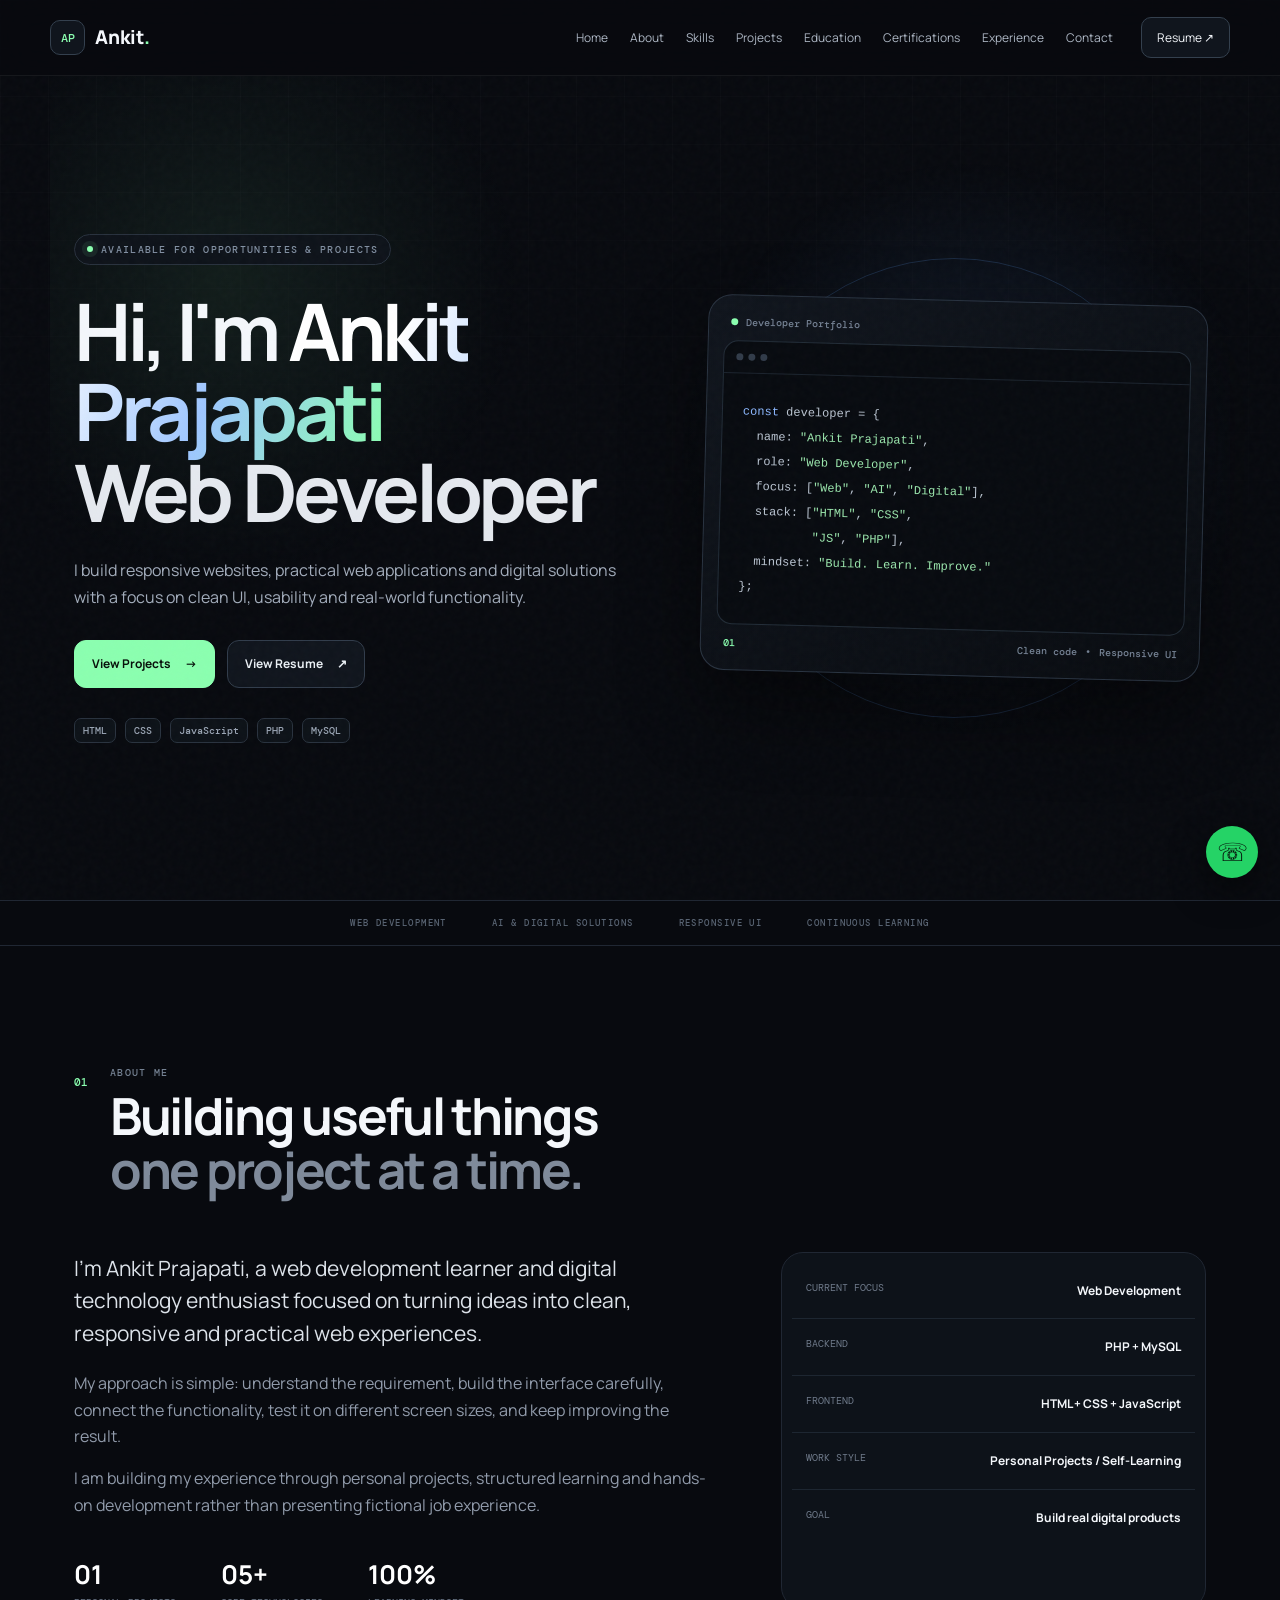
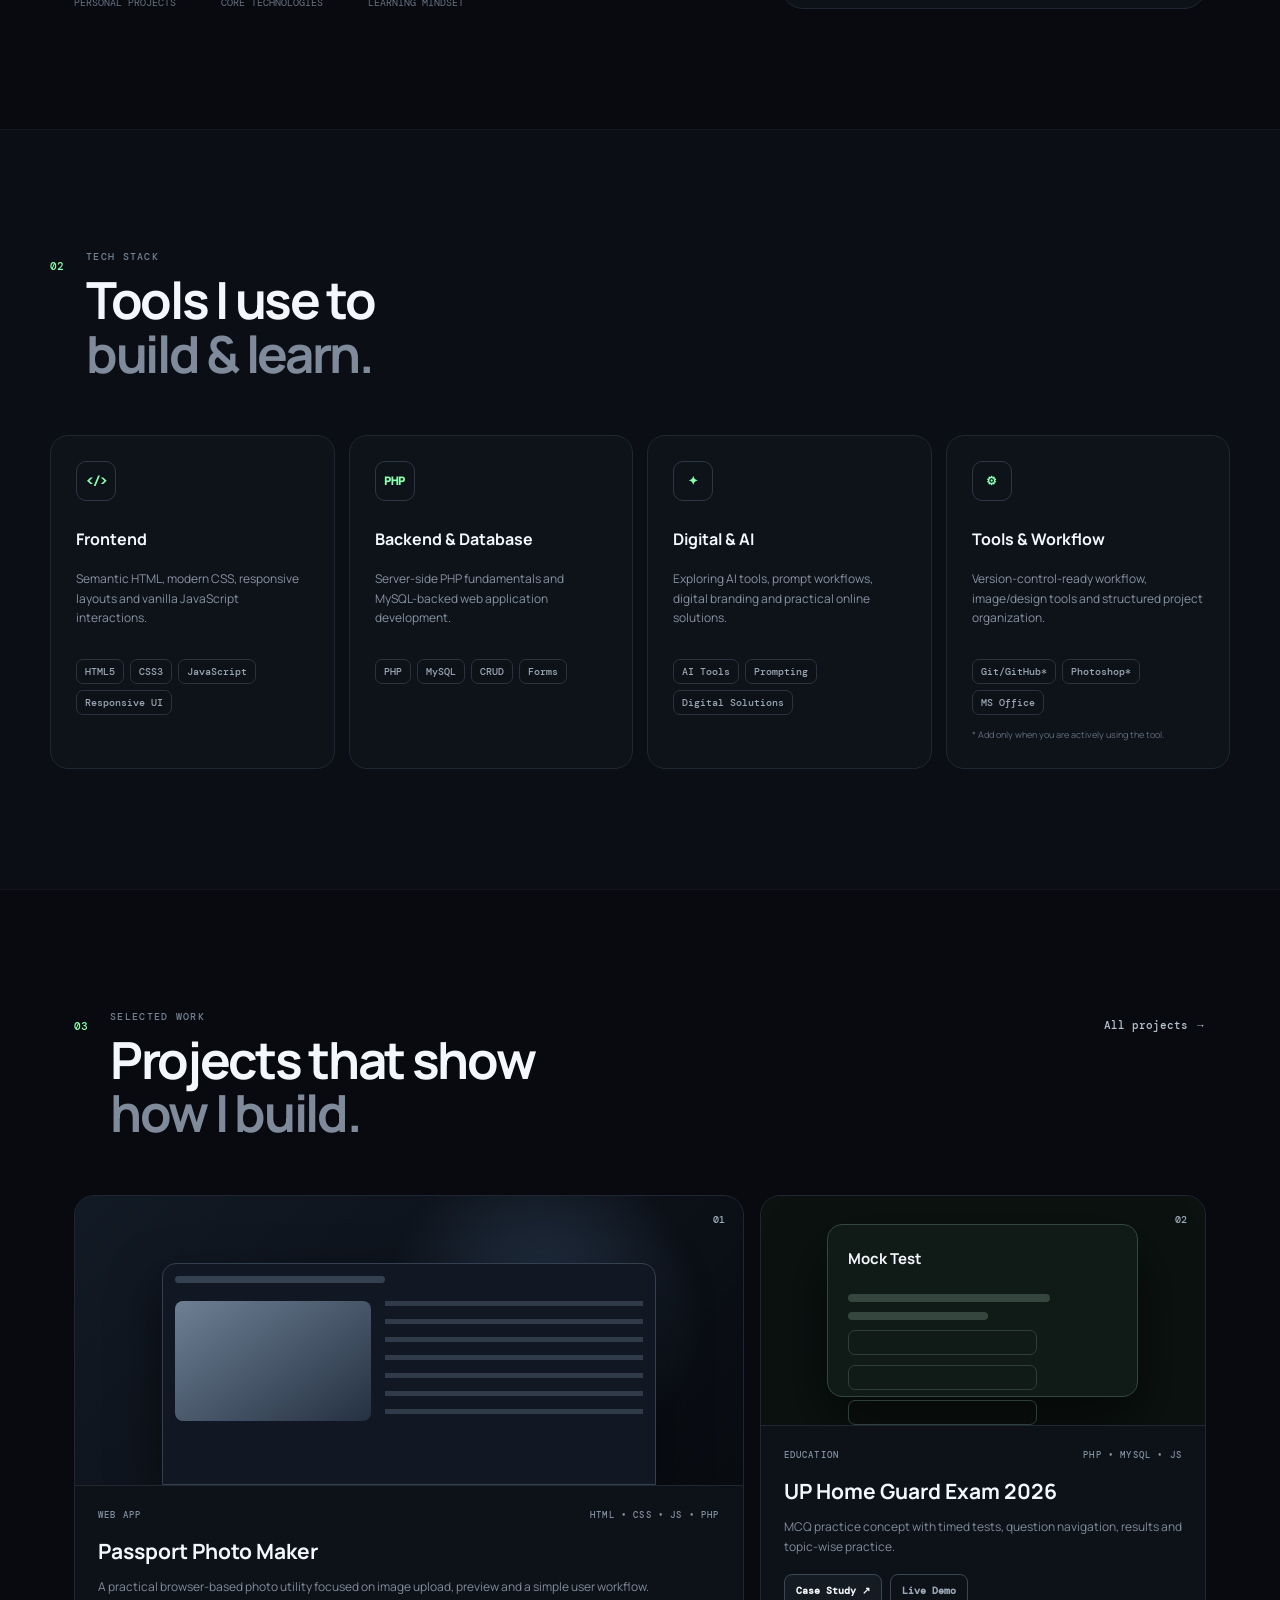
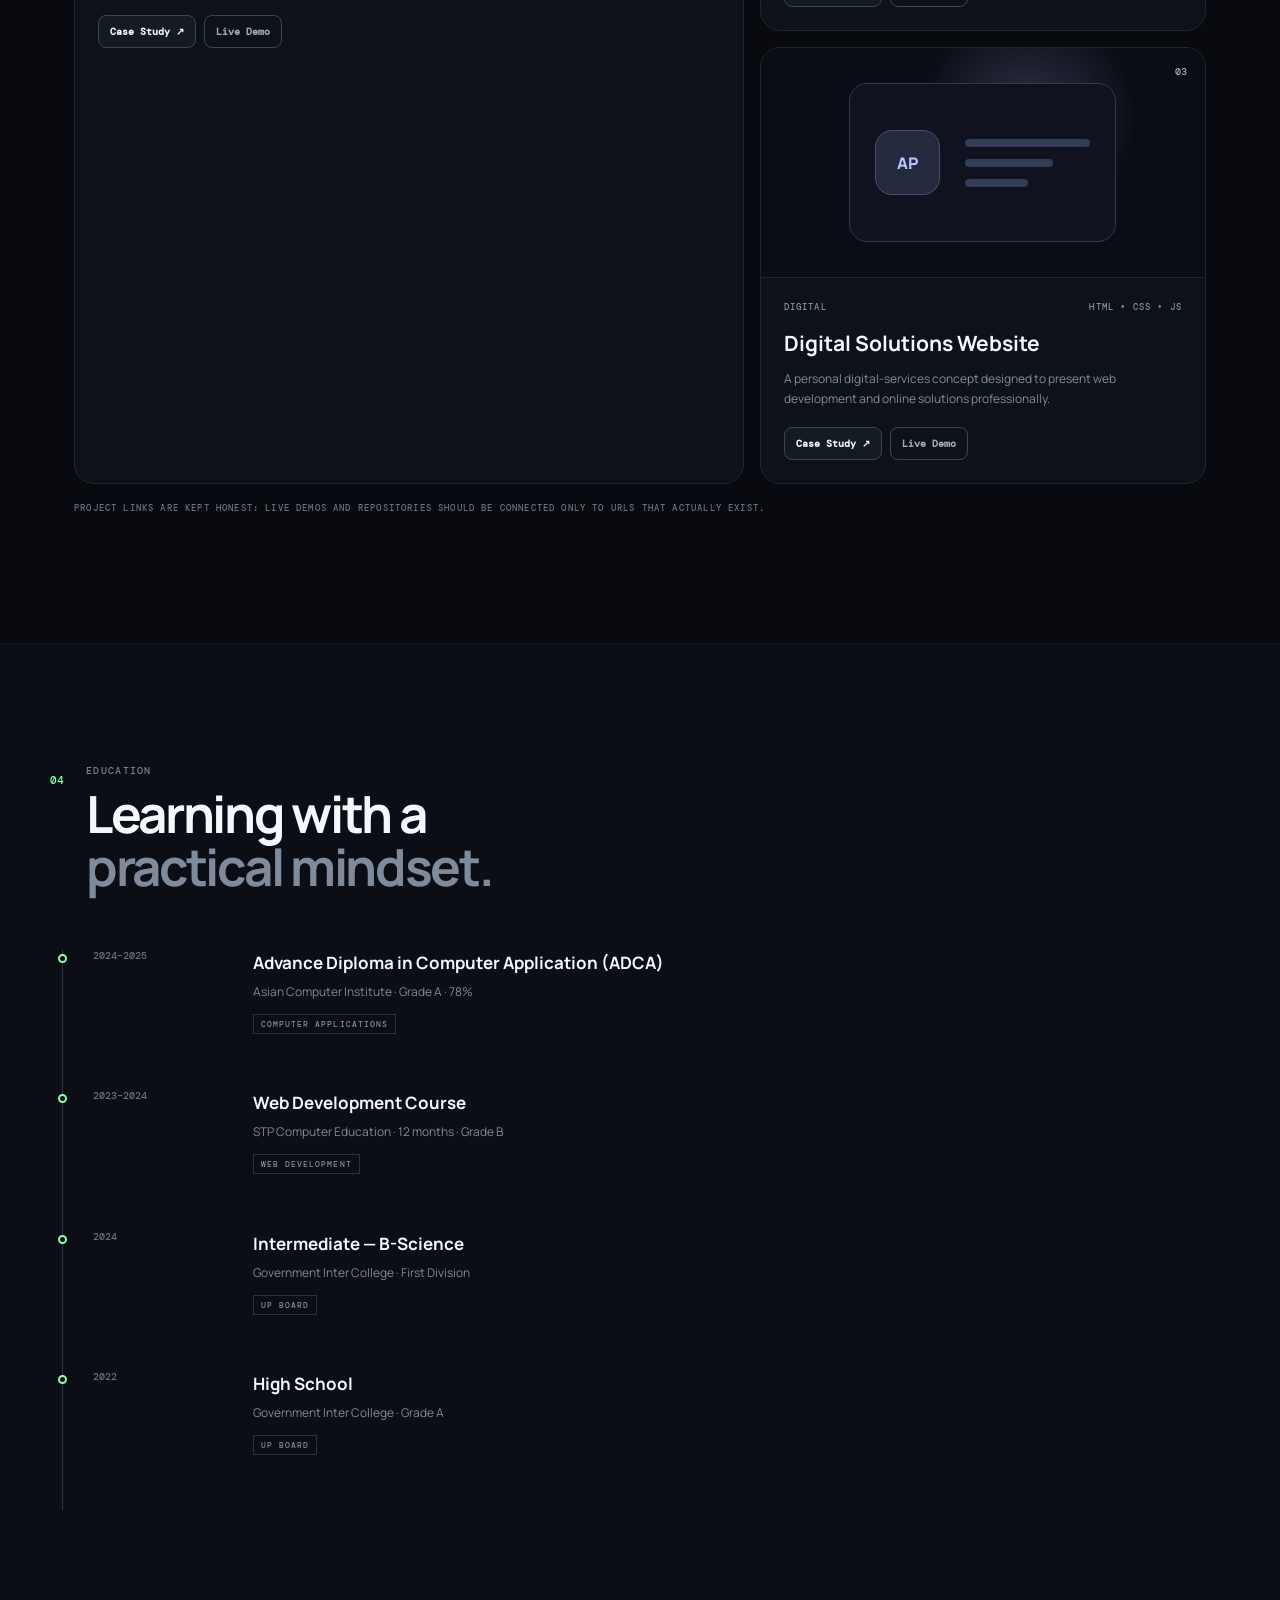
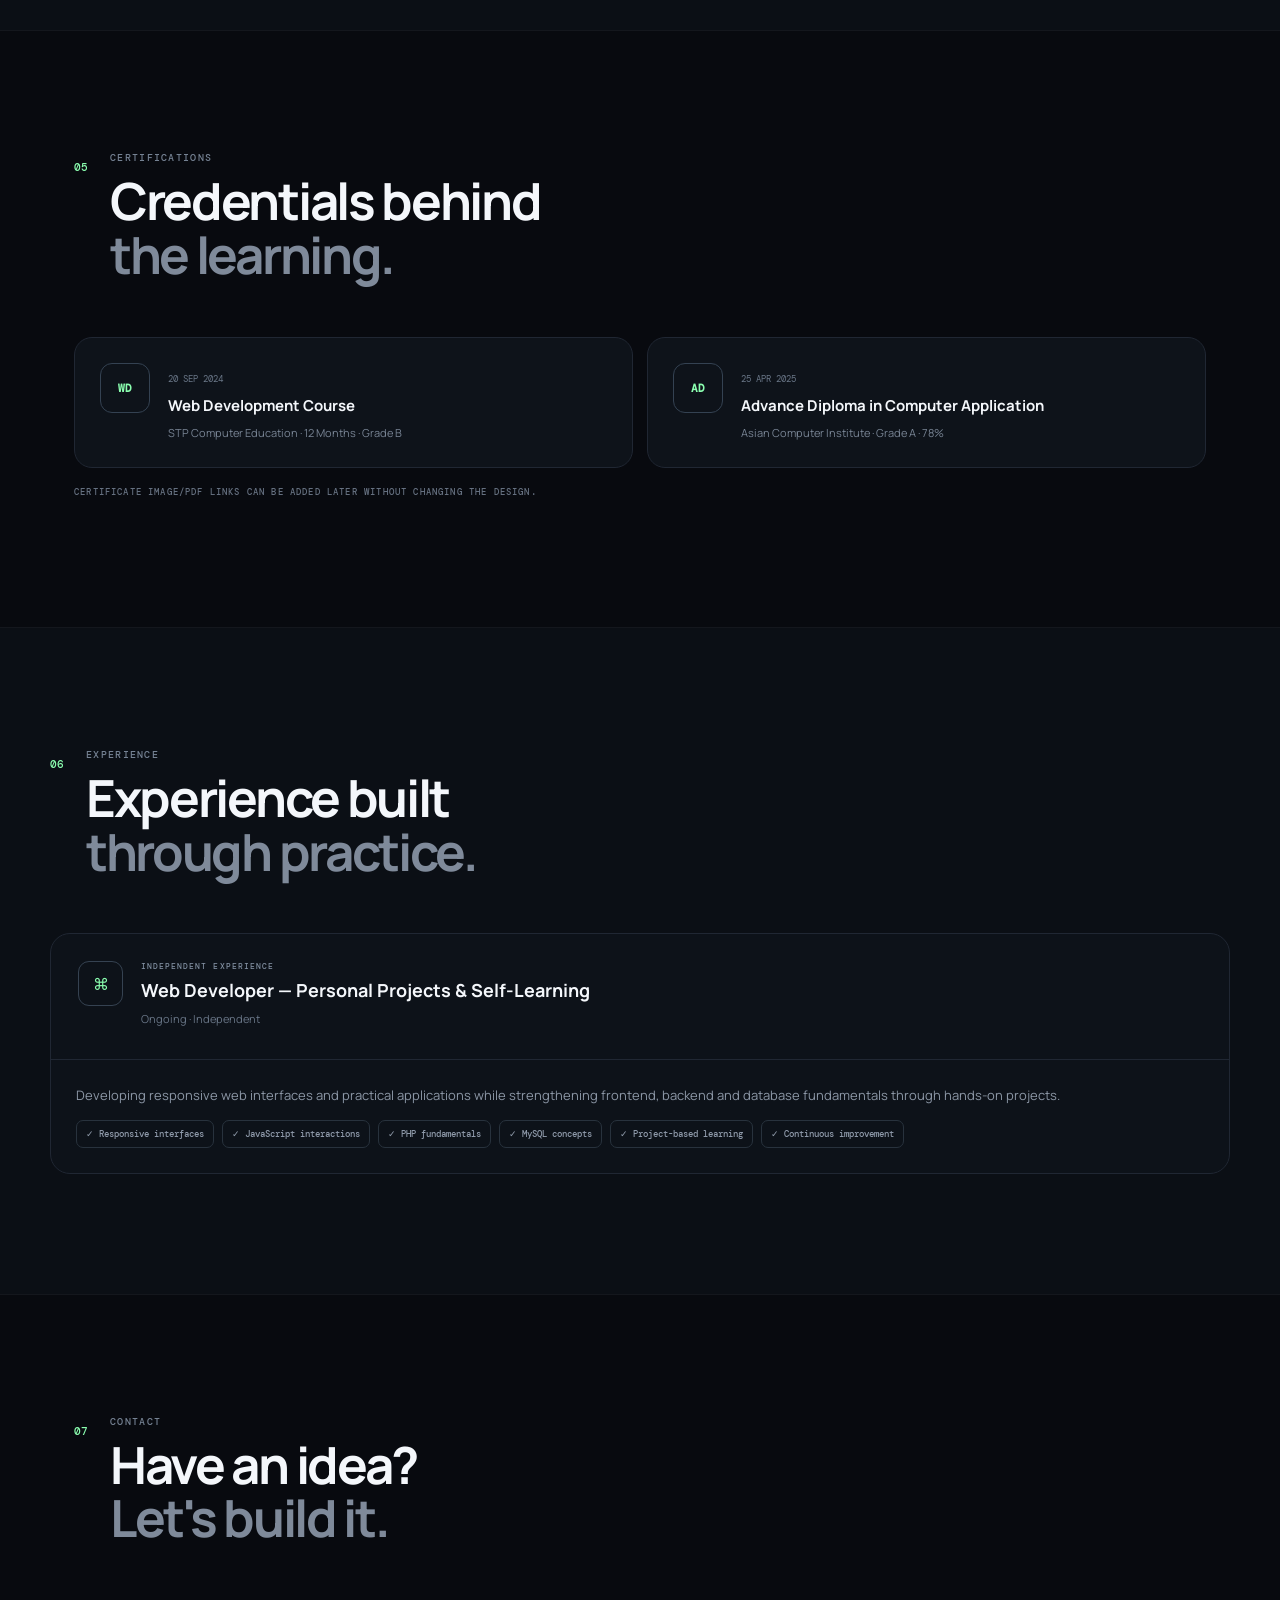
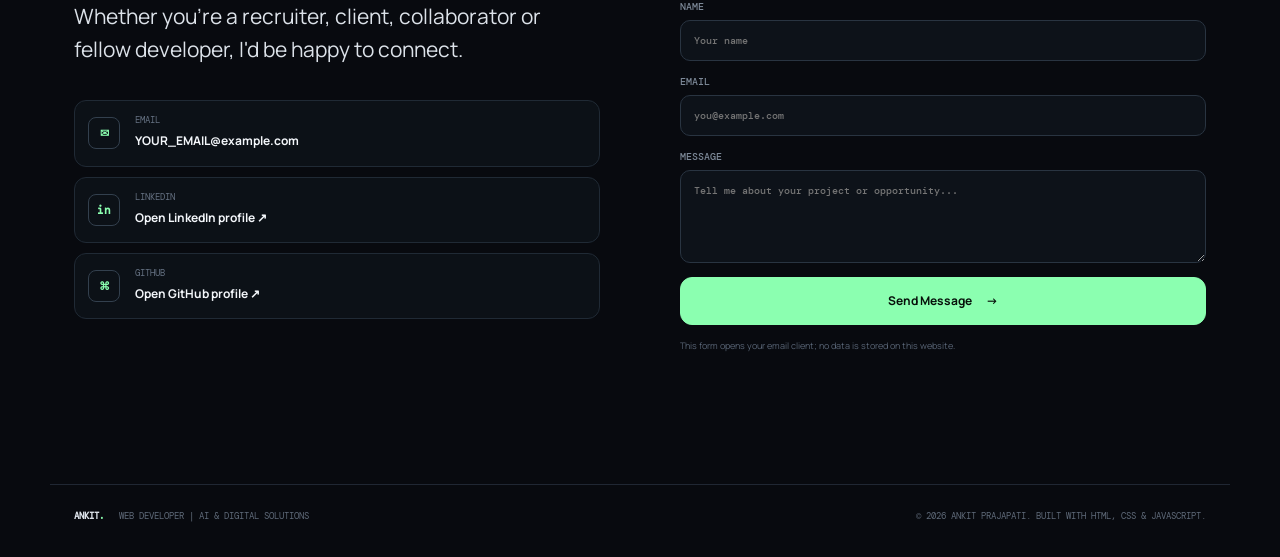
<file: index.html>
<!DOCTYPE html>
<html lang="en">
<head>
  <meta charset="UTF-8">
  <meta name="viewport" content="width=device-width, initial-scale=1.0">
  <meta name="description" content="Ankit Prajapati — Web Developer building responsive websites, web applications and practical digital solutions with HTML, CSS, JavaScript, PHP and MySQL.">
  <meta name="keywords" content="Ankit Prajapati, Web Developer, PHP Developer, JavaScript, MySQL, AI Digital Solutions, Portfolio">
  <meta name="author" content="Ankit Prajapati">
  <meta name="theme-color" content="#0a0d12">
  <meta property="og:title" content="Ankit Prajapati | Web Developer">
  <meta property="og:description" content="Web Developer | AI & Digital Solutions">
  <meta property="og:type" content="website">
  <title>Ankit Prajapati | Web Developer | AI & Digital Solutions</title>
  <link rel="stylesheet" href="assets/style.css">
</head>
<body>
  <div class="noise"></div>
  <header class="site-header">
    <a class="brand" href="index.html" aria-label="Ankit Prajapati home">
      <span class="brand-mark">AP</span>
      <span>Ankit<span class="accent">.</span></span>
    </a>
    <button class="menu-toggle" aria-label="Open menu" aria-expanded="false"><span></span><span></span><span></span></button>
    <nav class="nav" id="mainNav">
      <a href="#home">Home</a>
      <a href="#about">About</a>
      <a href="#skills">Skills</a>
      <a href="#projects">Projects</a>
      <a href="#education">Education</a>
      <a href="#certifications">Certifications</a>
      <a href="#experience">Experience</a>
      <a href="#contact">Contact</a>
    </nav>
    <a class="nav-cta" href="resume.html">Resume ↗</a>
  </header>

  <main>
    <section class="hero section" id="home">
      <div class="hero-grid"></div>
      <div class="hero-copy reveal">
        <div class="eyebrow"><span class="pulse"></span> Available for opportunities & projects</div>
        <h1>Hi, I'm <span class="gradient-text">Ankit Prajapati</span><br><span class="role">Web Developer</span></h1>
        <p class="hero-sub">I build responsive websites, practical web applications and digital solutions with a focus on clean UI, usability and real-world functionality.</p>
        <div class="hero-actions">
          <a class="btn btn-primary" href="#projects">View Projects <span>→</span></a>
          <a class="btn btn-ghost" href="resume.html">View Resume <span>↗</span></a>
        </div>
        <div class="hero-stack">
          <span>HTML</span><span>CSS</span><span>JavaScript</span><span>PHP</span><span>MySQL</span>
        </div>
      </div>
      <div class="hero-card-wrap reveal delay-1">
        <div class="orbit orbit-a"></div><div class="orbit orbit-b"></div>
        <div class="profile-card">
          <div class="profile-top"><span class="status-dot"></span> Developer Portfolio</div>
          <div class="code-window">
            <div class="code-dots"><i></i><i></i><i></i></div>
            <pre><code><span class="c-key">const</span> developer = {
  name: <span class="c-str">"Ankit Prajapati"</span>,
  role: <span class="c-str">"Web Developer"</span>,
  focus: [<span class="c-str">"Web"</span>, <span class="c-str">"AI"</span>, <span class="c-str">"Digital"</span>],
  stack: [<span class="c-str">"HTML"</span>, <span class="c-str">"CSS"</span>,
          <span class="c-str">"JS"</span>, <span class="c-str">"PHP"</span>],
  mindset: <span class="c-str">"Build. Learn. Improve."</span>
};</code></pre>
          </div>
          <div class="profile-bottom"><span>01</span><span>Clean code</span><span>•</span><span>Responsive UI</span></div>
        </div>
      </div>
    </section>

    <section class="trust-strip">
      <div>WEB DEVELOPMENT</div><div>AI & DIGITAL SOLUTIONS</div><div>RESPONSIVE UI</div><div>CONTINUOUS LEARNING</div>
    </section>

    <section class="section section-pad" id="about">
      <div class="section-heading reveal"><span class="section-no">01</span><div><p class="kicker">ABOUT ME</p><h2>Building useful things<br><em>one project at a time.</em></h2></div></div>
      <div class="about-grid">
        <div class="about-copy reveal">
          <p class="lead">I'm Ankit Prajapati, a web development learner and digital technology enthusiast focused on turning ideas into clean, responsive and practical web experiences.</p>
          <p>My approach is simple: understand the requirement, build the interface carefully, connect the functionality, test it on different screen sizes, and keep improving the result.</p>
          <p>I am building my experience through personal projects, structured learning and hands-on development rather than presenting fictional job experience.</p>
          <div class="mini-stats"><div><strong>01</strong><span>Personal projects</span></div><div><strong>05+</strong><span>Core technologies</span></div><div><strong>100%</strong><span>Learning mindset</span></div></div>
        </div>
        <div class="about-panel reveal delay-1">
          <div class="panel-line"><span>Current focus</span><strong>Web Development</strong></div>
          <div class="panel-line"><span>Backend</span><strong>PHP + MySQL</strong></div>
          <div class="panel-line"><span>Frontend</span><strong>HTML + CSS + JavaScript</strong></div>
          <div class="panel-line"><span>Work style</span><strong>Personal Projects / Self-Learning</strong></div>
          <div class="panel-line"><span>Goal</span><strong>Build real digital products</strong></div>
        </div>
      </div>
    </section>

    <section class="section section-pad alt" id="skills">
      <div class="section-heading reveal"><span class="section-no">02</span><div><p class="kicker">TECH STACK</p><h2>Tools I use to<br><em>build & learn.</em></h2></div></div>
      <div class="skills-grid">
        <article class="skill-card reveal"><span class="skill-icon">&lt;/&gt;</span><h3>Frontend</h3><p>Semantic HTML, modern CSS, responsive layouts and vanilla JavaScript interactions.</p><div class="tags"><span>HTML5</span><span>CSS3</span><span>JavaScript</span><span>Responsive UI</span></div></article>
        <article class="skill-card reveal delay-1"><span class="skill-icon">PHP</span><h3>Backend & Database</h3><p>Server-side PHP fundamentals and MySQL-backed web application development.</p><div class="tags"><span>PHP</span><span>MySQL</span><span>CRUD</span><span>Forms</span></div></article>
        <article class="skill-card reveal delay-2"><span class="skill-icon">✦</span><h3>Digital & AI</h3><p>Exploring AI tools, prompt workflows, digital branding and practical online solutions.</p><div class="tags"><span>AI Tools</span><span>Prompting</span><span>Digital Solutions</span></div></article>
        <article class="skill-card reveal"><span class="skill-icon">⚙</span><h3>Tools & Workflow</h3><p>Version-control-ready workflow, image/design tools and structured project organization.</p><div class="tags"><span>Git/GitHub*</span><span>Photoshop*</span><span>MS Office</span></div><small>* Add only when you are actively using the tool.</small></article>
      </div>
    </section>

    <section class="section section-pad" id="projects">
      <div class="section-heading reveal"><span class="section-no">03</span><div><p class="kicker">SELECTED WORK</p><h2>Projects that show<br><em>how I build.</em></h2></div><a class="text-link" href="projects.html">All projects →</a></div>
      <div class="project-grid">
        <article class="project-card featured reveal">
          <div class="project-visual pv-passport"><span>01</span><div class="mock-browser"><div class="mock-bar"></div><div class="mock-content"><div class="mock-photo"></div><div class="mock-lines"></div></div></div></div>
          <div class="project-info"><div class="project-meta"><span>WEB APP</span><span>HTML • CSS • JS • PHP</span></div><h3>Passport Photo Maker</h3><p>A practical browser-based photo utility focused on image upload, preview and a simple user workflow.</p><div class="card-actions"><a class="small-btn" href="project-passport.html">Case Study ↗</a><a class="small-btn ghost" href="project-passport.html#demo">Live Demo</a></div></div>
        </article>
        <article class="project-card reveal delay-1">
          <div class="project-visual pv-exam"><span>02</span><div class="exam-ui"><b>Mock Test</b><div class="qline"></div><div class="qline short"></div><i></i><i></i><i></i></div></div>
          <div class="project-info"><div class="project-meta"><span>EDUCATION</span><span>PHP • MYSQL • JS</span></div><h3>UP Home Guard Exam 2026</h3><p>MCQ practice concept with timed tests, question navigation, results and topic-wise practice.</p><div class="card-actions"><a class="small-btn" href="project-homeguard.html">Case Study ↗</a><a class="small-btn ghost" href="project-homeguard.html#demo">Live Demo</a></div></div>
        </article>
        <article class="project-card reveal delay-2">
          <div class="project-visual pv-digital"><span>03</span><div class="digital-ui"><div class="digital-logo">AP</div><div class="digital-bars"><i></i><i></i><i></i></div></div></div>
          <div class="project-info"><div class="project-meta"><span>DIGITAL</span><span>HTML • CSS • JS</span></div><h3>Digital Solutions Website</h3><p>A personal digital-services concept designed to present web development and online solutions professionally.</p><div class="card-actions"><a class="small-btn" href="project-digital.html">Case Study ↗</a><a class="small-btn ghost" href="project-digital.html#demo">Live Demo</a></div></div>
        </article>
      </div>
      <p class="section-note">Project links are kept honest: live demos and repositories should be connected only to URLs that actually exist.</p>
    </section>

    <section class="section section-pad alt" id="education">
      <div class="section-heading reveal"><span class="section-no">04</span><div><p class="kicker">EDUCATION</p><h2>Learning with a<br><em>practical mindset.</em></h2></div></div>
      <div class="timeline">
        <div class="timeline-item reveal"><span class="timeline-dot"></span><div class="time">2024–2025</div><div><h3>Advance Diploma in Computer Application (ADCA)</h3><p>Asian Computer Institute · Grade A · 78%</p><span class="timeline-tag">COMPUTER APPLICATIONS</span></div></div>
        <div class="timeline-item reveal"><span class="timeline-dot"></span><div class="time">2023–2024</div><div><h3>Web Development Course</h3><p>STP Computer Education · 12 months · Grade B</p><span class="timeline-tag">WEB DEVELOPMENT</span></div></div>
        <div class="timeline-item reveal"><span class="timeline-dot"></span><div class="time">2024</div><div><h3>Intermediate — B-Science</h3><p>Government Inter College · First Division</p><span class="timeline-tag">UP BOARD</span></div></div>
        <div class="timeline-item reveal"><span class="timeline-dot"></span><div class="time">2022</div><div><h3>High School</h3><p>Government Inter College · Grade A</p><span class="timeline-tag">UP BOARD</span></div></div>
      </div>
    </section>

    <section class="section section-pad" id="certifications">
      <div class="section-heading reveal"><span class="section-no">05</span><div><p class="kicker">CERTIFICATIONS</p><h2>Credentials behind<br><em>the learning.</em></h2></div></div>
      <div class="cert-grid">
        <article class="cert-card reveal"><div class="cert-badge">WD</div><div><span>20 SEP 2024</span><h3>Web Development Course</h3><p>STP Computer Education · 12 Months · Grade B</p></div></article>
        <article class="cert-card reveal delay-1"><div class="cert-badge">AD</div><div><span>25 APR 2025</span><h3>Advance Diploma in Computer Application</h3><p>Asian Computer Institute · Grade A · 78%</p></div></article>
      </div>
      <p class="section-note">Certificate image/PDF links can be added later without changing the design.</p>
    </section>

    <section class="section section-pad alt" id="experience">
      <div class="section-heading reveal"><span class="section-no">06</span><div><p class="kicker">EXPERIENCE</p><h2>Experience built<br><em>through practice.</em></h2></div></div>
      <div class="experience-card reveal">
        <div class="exp-top"><span class="exp-icon">⌘</span><div><span class="exp-type">INDEPENDENT EXPERIENCE</span><h3>Web Developer — Personal Projects & Self-Learning</h3><p>Ongoing · Independent</p></div></div>
        <div class="exp-body"><p>Developing responsive web interfaces and practical applications while strengthening frontend, backend and database fundamentals through hands-on projects.</p><div class="exp-points"><span>✓ Responsive interfaces</span><span>✓ JavaScript interactions</span><span>✓ PHP fundamentals</span><span>✓ MySQL concepts</span><span>✓ Project-based learning</span><span>✓ Continuous improvement</span></div></div>
      </div>
    </section>

    <section class="section contact-section" id="contact">
      <div class="contact-glow"></div>
      <div class="section-heading reveal"><span class="section-no">07</span><div><p class="kicker">CONTACT</p><h2>Have an idea?<br><em>Let's build it.</em></h2></div></div>
      <div class="contact-grid">
        <div class="contact-copy reveal"><p class="lead">Whether you're a recruiter, client, collaborator or fellow developer, I'd be happy to connect.</p><div class="contact-list"><a href="mailto:YOUR_EMAIL@example.com"><span>✉</span><div><small>Email</small><strong>YOUR_EMAIL@example.com</strong></div></a><a href="https://www.linkedin.com/" target="_blank" rel="noopener"><span>in</span><div><small>LinkedIn</small><strong>Open LinkedIn profile ↗</strong></div></a><a href="https://github.com/" target="_blank" rel="noopener"><span>⌘</span><div><small>GitHub</small><strong>Open GitHub profile ↗</strong></div></a></div></div>
        <form class="contact-form reveal delay-1" id="contactForm">
          <label>Name<input required name="name" type="text" placeholder="Your name"></label>
          <label>Email<input required name="email" type="email" placeholder="you@example.com"></label>
          <label>Message<textarea required name="message" rows="5" placeholder="Tell me about your project or opportunity..."></textarea></label>
          <button class="btn btn-primary" type="submit">Send Message <span>→</span></button>
          <small class="form-note">This form opens your email client; no data is stored on this website.</small>
        </form>
      </div>
    </section>
  </main>

  <footer class="footer"><div><strong>Ankit<span class="accent">.</span></strong><span>Web Developer | AI & Digital Solutions</span></div><div>© <span id="year"></span> Ankit Prajapati. Built with HTML, CSS & JavaScript.</div></footer>
  <a class="whatsapp-float" href="https://wa.me/YOUR_WHATSAPP_NUMBER" target="_blank" rel="noopener" aria-label="Contact on WhatsApp">☏</a>
  <script src="assets/script.js"></script>
</body>
</html>
</file>
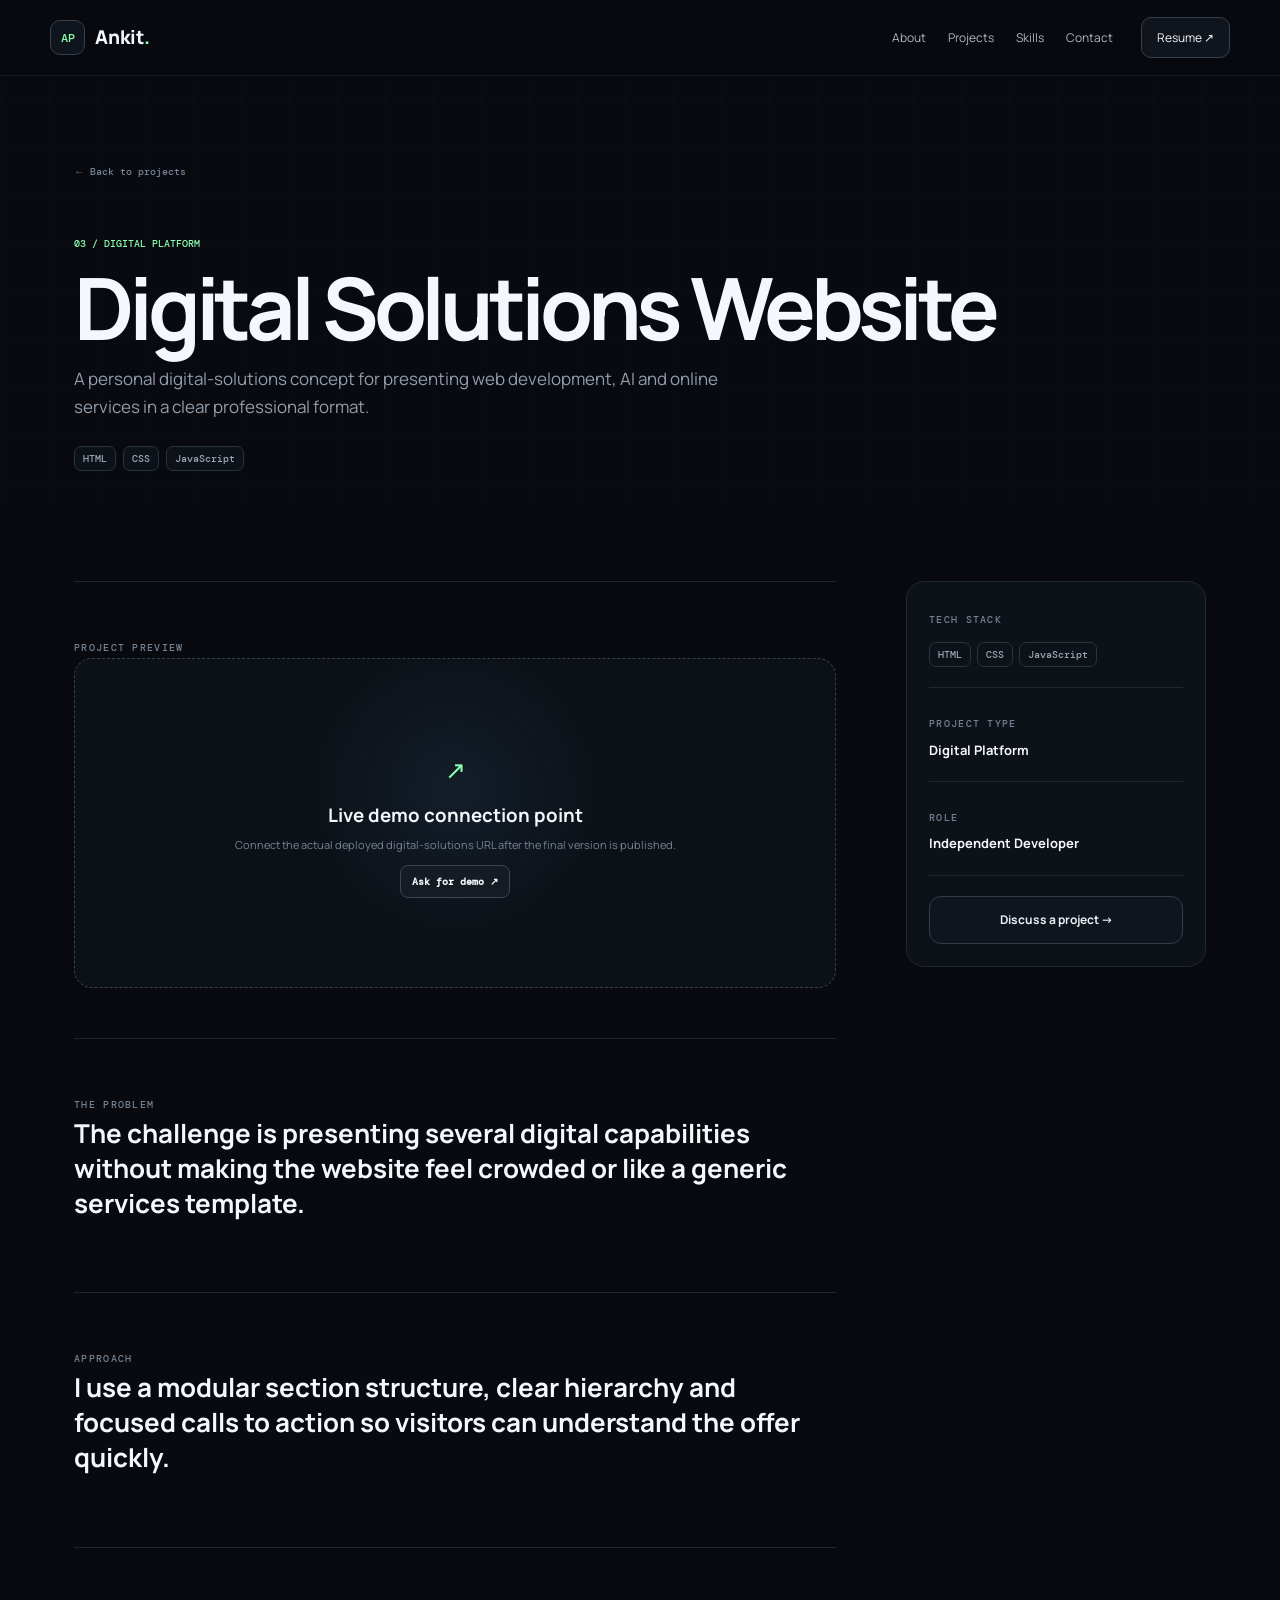
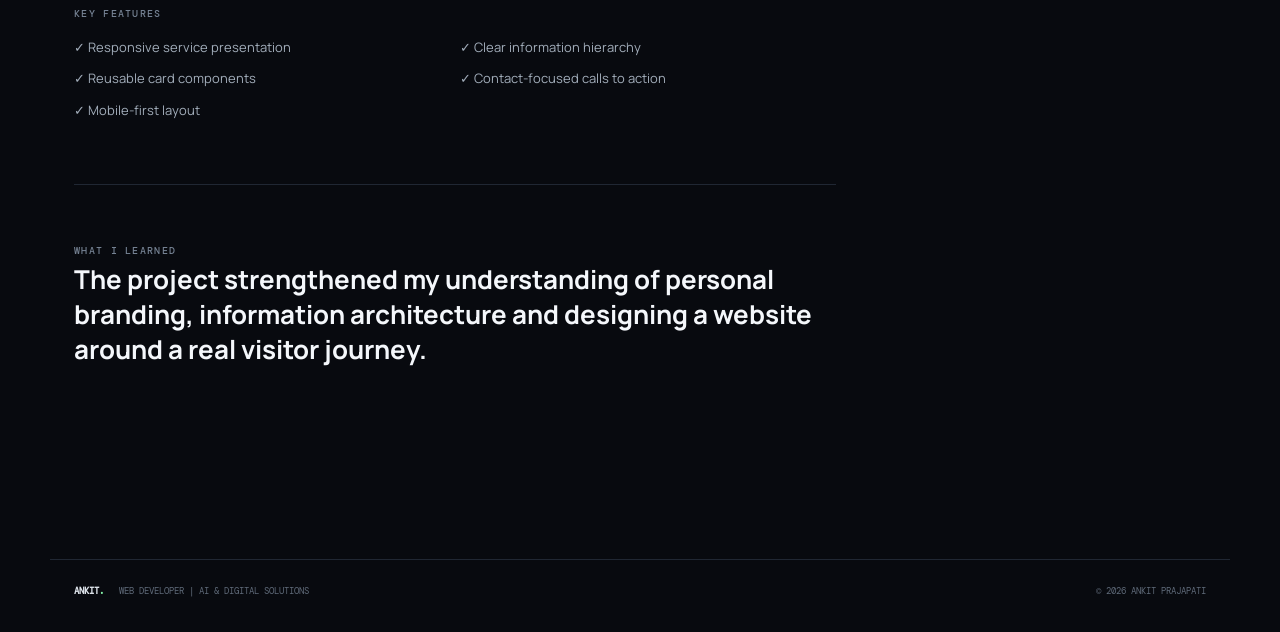
<file: project-digital.html>
<!DOCTYPE html><html lang="en"><head><meta charset="UTF-8"><meta name="viewport" content="width=device-width, initial-scale=1.0"><meta name="description" content="Digital Solutions Website — project case study by Ankit Prajapati."><title>Digital Solutions Website | Ankit Prajapati</title><link rel="stylesheet" href="assets/style.css"></head>
<body><header class="site-header"><a class="brand" href="index.html"><span class="brand-mark">AP</span><span>Ankit<span class="accent">.</span></span></a><nav class="nav desktop-nav"><a href="index.html#about">About</a><a href="projects.html">Projects</a><a href="index.html#skills">Skills</a><a href="index.html#contact">Contact</a></nav><a class="nav-cta" href="resume.html">Resume ↗</a></header>
<main><section class="case-hero"><a class="back-link" href="projects.html">← Back to projects</a><div class="case-label">03 / Digital Platform</div><h1>Digital Solutions Website</h1><p>A personal digital-solutions concept for presenting web development, AI and online services in a clear professional format.</p><div class="case-tags"><span>HTML</span><span>CSS</span><span>JavaScript</span></div></section>
<section class="section case-body"><div class="case-main"><div class="case-block" id="demo"><span class="kicker">PROJECT PREVIEW</span><div class="demo-placeholder"><div><span class="demo-icon">↗</span><h3>Live demo connection point</h3><p>Connect the actual deployed digital-solutions URL after the final version is published.</p><a class="small-btn" href="index.html#contact">Ask for demo ↗</a></div></div></div>
<div class="case-block"><span class="kicker">THE PROBLEM</span><h2>The challenge is presenting several digital capabilities without making the website feel crowded or like a generic services template.</h2></div><div class="case-block"><span class="kicker">APPROACH</span><h2>I use a modular section structure, clear hierarchy and focused calls to action so visitors can understand the offer quickly.</h2></div><div class="case-block"><span class="kicker">KEY FEATURES</span><ul class="feature-list"><li>✓ Responsive service presentation</li><li>✓ Clear information hierarchy</li><li>✓ Reusable card components</li><li>✓ Contact-focused calls to action</li><li>✓ Mobile-first layout</li></ul></div><div class="case-block"><span class="kicker">WHAT I LEARNED</span><h2>The project strengthened my understanding of personal branding, information architecture and designing a website around a real visitor journey.</h2></div></div>
<aside class="case-aside"><div class="sticky-card"><span class="kicker">TECH STACK</span><div class="stack-list"><span>HTML</span><span>CSS</span><span>JavaScript</span></div><hr><span class="kicker">PROJECT TYPE</span><strong>Digital Platform</strong><hr><span class="kicker">ROLE</span><strong>Independent Developer</strong><hr><a class="btn btn-ghost full" href="index.html#contact">Discuss a project →</a></div></aside></section></main><footer class="footer"><div><strong>Ankit<span class="accent">.</span></strong><span>Web Developer | AI & Digital Solutions</span></div><div>© <span id="year"></span> Ankit Prajapati</div></footer><script src="assets/script.js"></script></body></html>
</file>
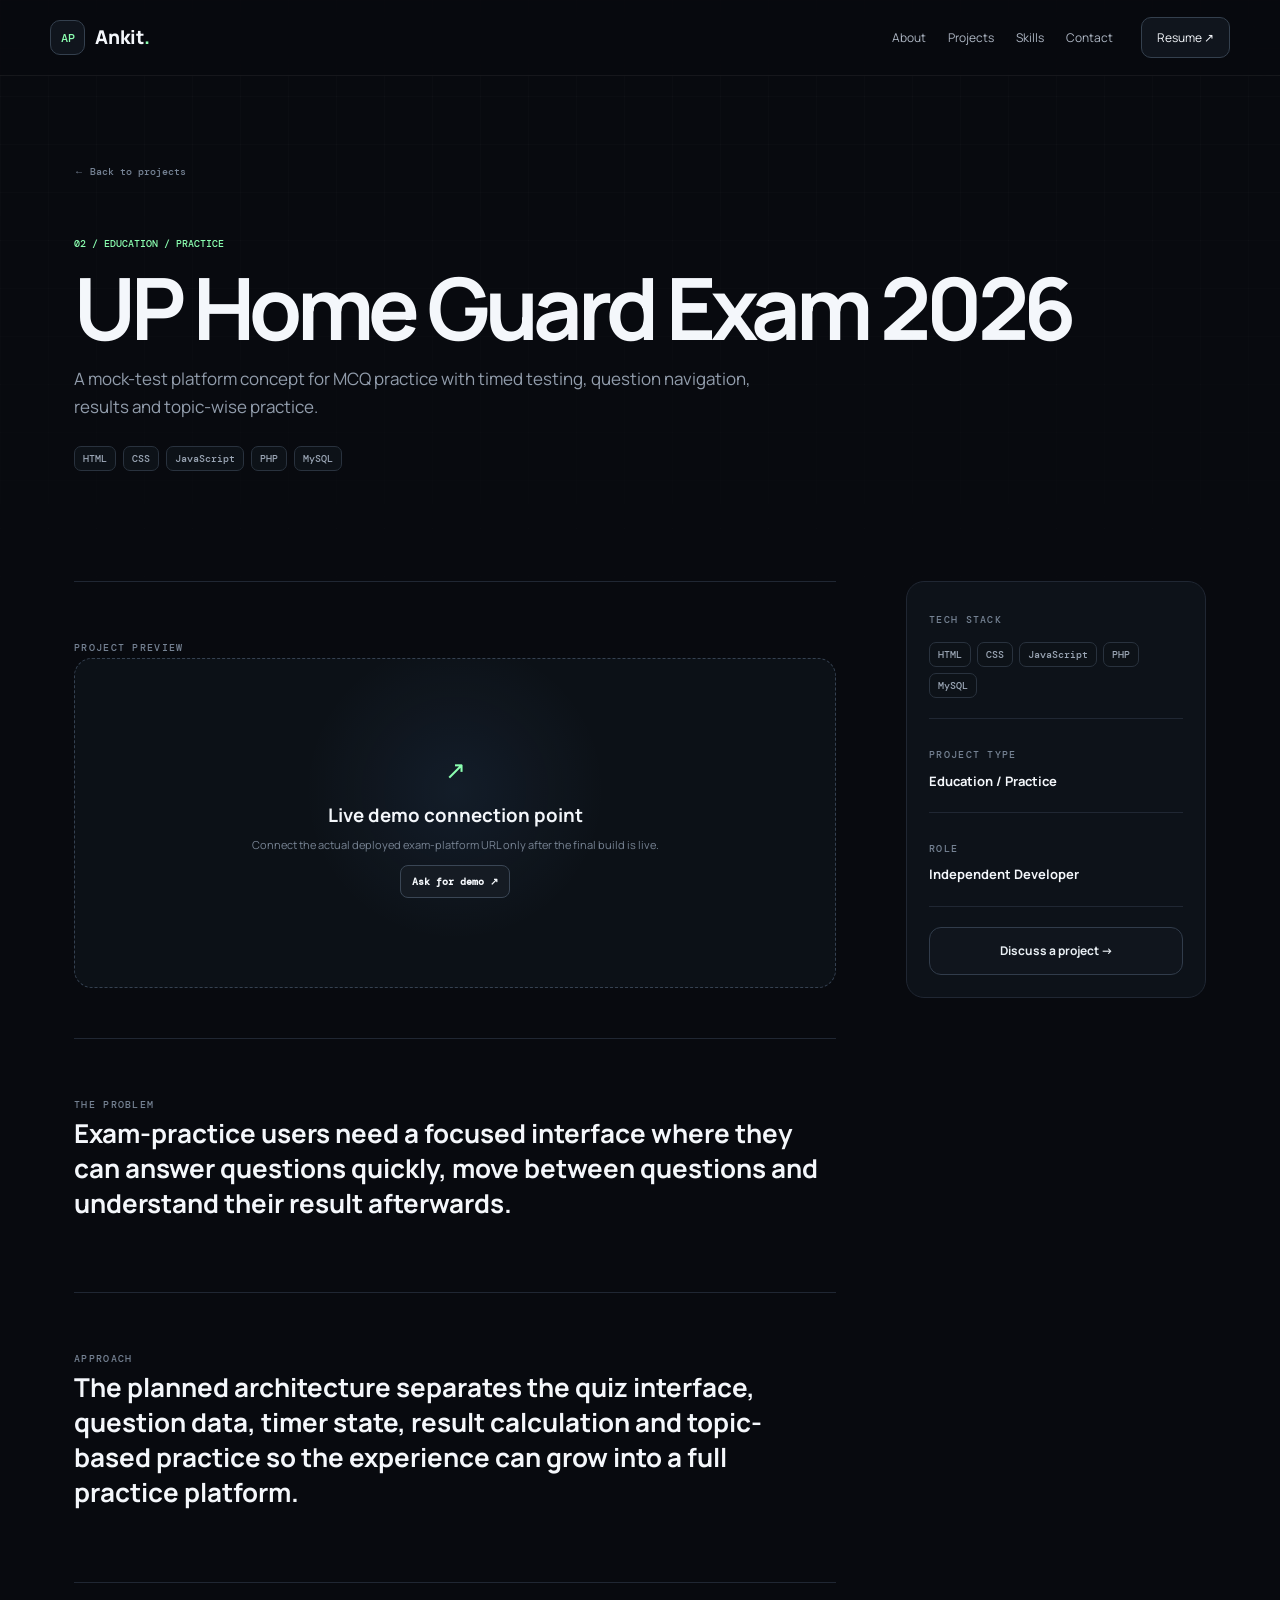
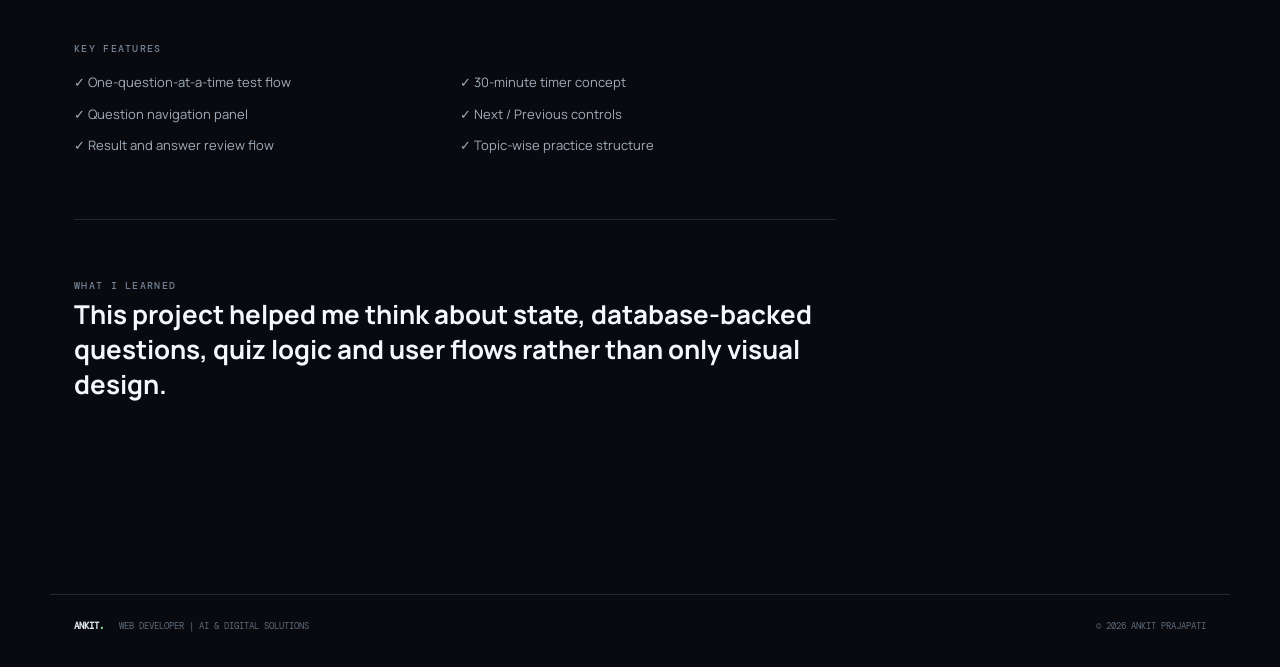
<file: project-homeguard.html>
<!DOCTYPE html><html lang="en"><head><meta charset="UTF-8"><meta name="viewport" content="width=device-width, initial-scale=1.0"><meta name="description" content="UP Home Guard Exam 2026 — project case study by Ankit Prajapati."><title>UP Home Guard Exam 2026 | Ankit Prajapati</title><link rel="stylesheet" href="assets/style.css"></head>
<body><header class="site-header"><a class="brand" href="index.html"><span class="brand-mark">AP</span><span>Ankit<span class="accent">.</span></span></a><nav class="nav desktop-nav"><a href="index.html#about">About</a><a href="projects.html">Projects</a><a href="index.html#skills">Skills</a><a href="index.html#contact">Contact</a></nav><a class="nav-cta" href="resume.html">Resume ↗</a></header>
<main><section class="case-hero"><a class="back-link" href="projects.html">← Back to projects</a><div class="case-label">02 / Education / Practice</div><h1>UP Home Guard Exam 2026</h1><p>A mock-test platform concept for MCQ practice with timed testing, question navigation, results and topic-wise practice.</p><div class="case-tags"><span>HTML</span><span>CSS</span><span>JavaScript</span><span>PHP</span><span>MySQL</span></div></section>
<section class="section case-body"><div class="case-main"><div class="case-block" id="demo"><span class="kicker">PROJECT PREVIEW</span><div class="demo-placeholder"><div><span class="demo-icon">↗</span><h3>Live demo connection point</h3><p>Connect the actual deployed exam-platform URL only after the final build is live.</p><a class="small-btn" href="index.html#contact">Ask for demo ↗</a></div></div></div>
<div class="case-block"><span class="kicker">THE PROBLEM</span><h2>Exam-practice users need a focused interface where they can answer questions quickly, move between questions and understand their result afterwards.</h2></div><div class="case-block"><span class="kicker">APPROACH</span><h2>The planned architecture separates the quiz interface, question data, timer state, result calculation and topic-based practice so the experience can grow into a full practice platform.</h2></div><div class="case-block"><span class="kicker">KEY FEATURES</span><ul class="feature-list"><li>✓ One-question-at-a-time test flow</li><li>✓ 30-minute timer concept</li><li>✓ Question navigation panel</li><li>✓ Next / Previous controls</li><li>✓ Result and answer review flow</li><li>✓ Topic-wise practice structure</li></ul></div><div class="case-block"><span class="kicker">WHAT I LEARNED</span><h2>This project helped me think about state, database-backed questions, quiz logic and user flows rather than only visual design.</h2></div></div>
<aside class="case-aside"><div class="sticky-card"><span class="kicker">TECH STACK</span><div class="stack-list"><span>HTML</span><span>CSS</span><span>JavaScript</span><span>PHP</span><span>MySQL</span></div><hr><span class="kicker">PROJECT TYPE</span><strong>Education / Practice</strong><hr><span class="kicker">ROLE</span><strong>Independent Developer</strong><hr><a class="btn btn-ghost full" href="index.html#contact">Discuss a project →</a></div></aside></section></main><footer class="footer"><div><strong>Ankit<span class="accent">.</span></strong><span>Web Developer | AI & Digital Solutions</span></div><div>© <span id="year"></span> Ankit Prajapati</div></footer><script src="assets/script.js"></script></body></html>
</file>
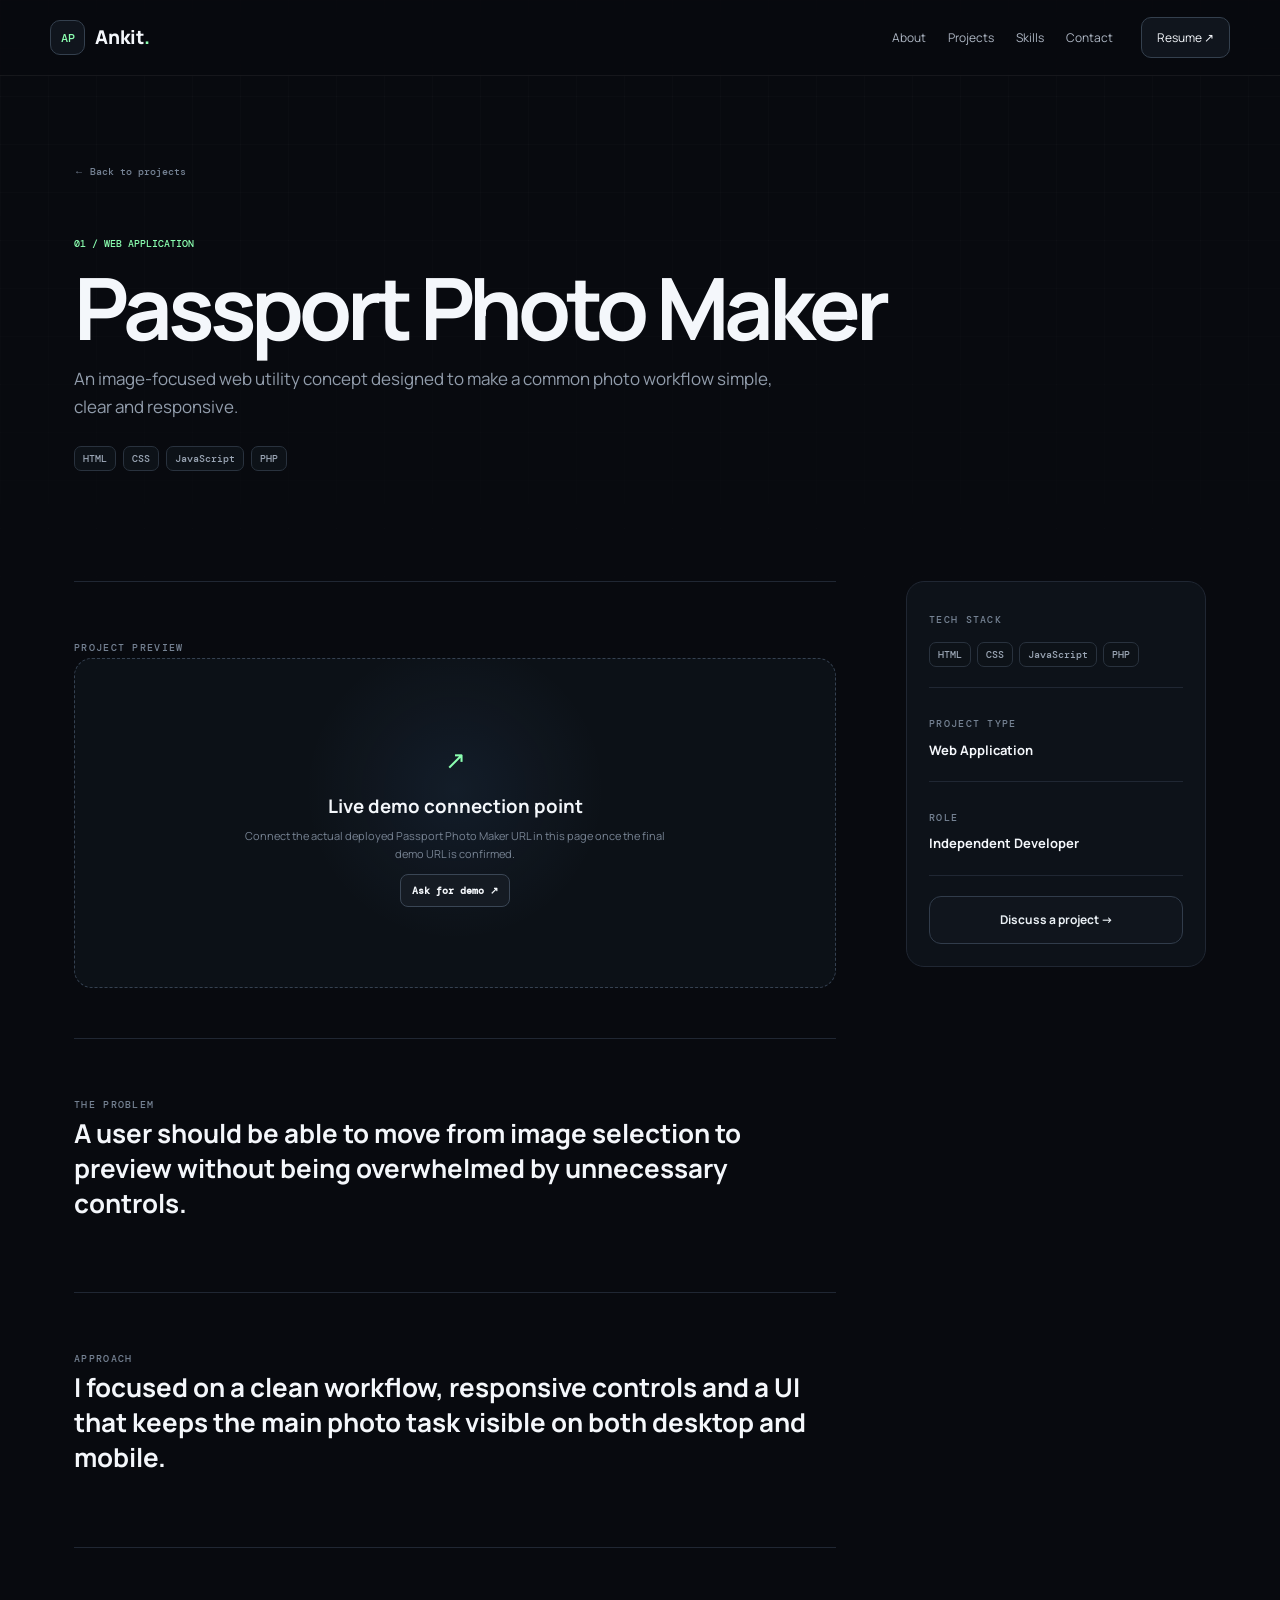
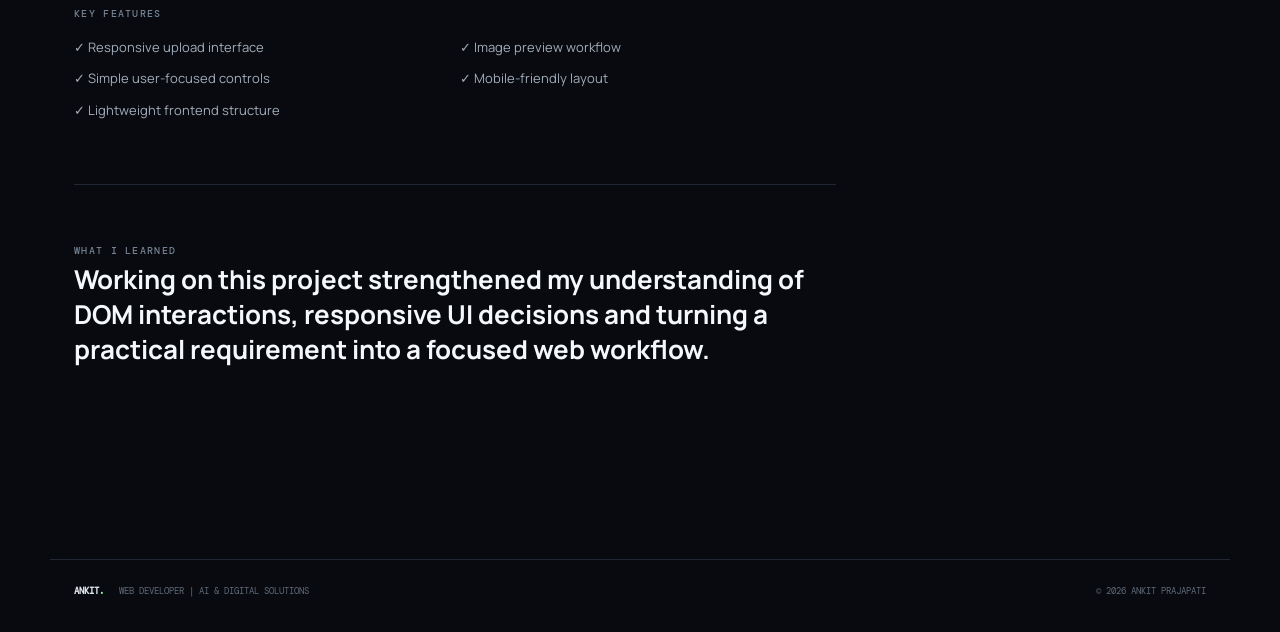
<file: project-passport.html>
<!DOCTYPE html><html lang="en"><head><meta charset="UTF-8"><meta name="viewport" content="width=device-width, initial-scale=1.0"><meta name="description" content="Passport Photo Maker — project case study by Ankit Prajapati."><title>Passport Photo Maker | Ankit Prajapati</title><link rel="stylesheet" href="assets/style.css"></head>
<body><header class="site-header"><a class="brand" href="index.html"><span class="brand-mark">AP</span><span>Ankit<span class="accent">.</span></span></a><nav class="nav desktop-nav"><a href="index.html#about">About</a><a href="projects.html">Projects</a><a href="index.html#skills">Skills</a><a href="index.html#contact">Contact</a></nav><a class="nav-cta" href="resume.html">Resume ↗</a></header>
<main><section class="case-hero"><a class="back-link" href="projects.html">← Back to projects</a><div class="case-label">01 / Web Application</div><h1>Passport Photo Maker</h1><p>An image-focused web utility concept designed to make a common photo workflow simple, clear and responsive.</p><div class="case-tags"><span>HTML</span><span>CSS</span><span>JavaScript</span><span>PHP</span></div></section>
<section class="section case-body"><div class="case-main"><div class="case-block" id="demo"><span class="kicker">PROJECT PREVIEW</span><div class="demo-placeholder"><div><span class="demo-icon">↗</span><h3>Live demo connection point</h3><p>Connect the actual deployed Passport Photo Maker URL in this page once the final demo URL is confirmed.</p><a class="small-btn" href="index.html#contact">Ask for demo ↗</a></div></div></div>
<div class="case-block"><span class="kicker">THE PROBLEM</span><h2>A user should be able to move from image selection to preview without being overwhelmed by unnecessary controls.</h2></div><div class="case-block"><span class="kicker">APPROACH</span><h2>I focused on a clean workflow, responsive controls and a UI that keeps the main photo task visible on both desktop and mobile.</h2></div><div class="case-block"><span class="kicker">KEY FEATURES</span><ul class="feature-list"><li>✓ Responsive upload interface</li><li>✓ Image preview workflow</li><li>✓ Simple user-focused controls</li><li>✓ Mobile-friendly layout</li><li>✓ Lightweight frontend structure</li></ul></div><div class="case-block"><span class="kicker">WHAT I LEARNED</span><h2>Working on this project strengthened my understanding of DOM interactions, responsive UI decisions and turning a practical requirement into a focused web workflow.</h2></div></div>
<aside class="case-aside"><div class="sticky-card"><span class="kicker">TECH STACK</span><div class="stack-list"><span>HTML</span><span>CSS</span><span>JavaScript</span><span>PHP</span></div><hr><span class="kicker">PROJECT TYPE</span><strong>Web Application</strong><hr><span class="kicker">ROLE</span><strong>Independent Developer</strong><hr><a class="btn btn-ghost full" href="index.html#contact">Discuss a project →</a></div></aside></section></main><footer class="footer"><div><strong>Ankit<span class="accent">.</span></strong><span>Web Developer | AI & Digital Solutions</span></div><div>© <span id="year"></span> Ankit Prajapati</div></footer><script src="assets/script.js"></script></body></html>
</file>
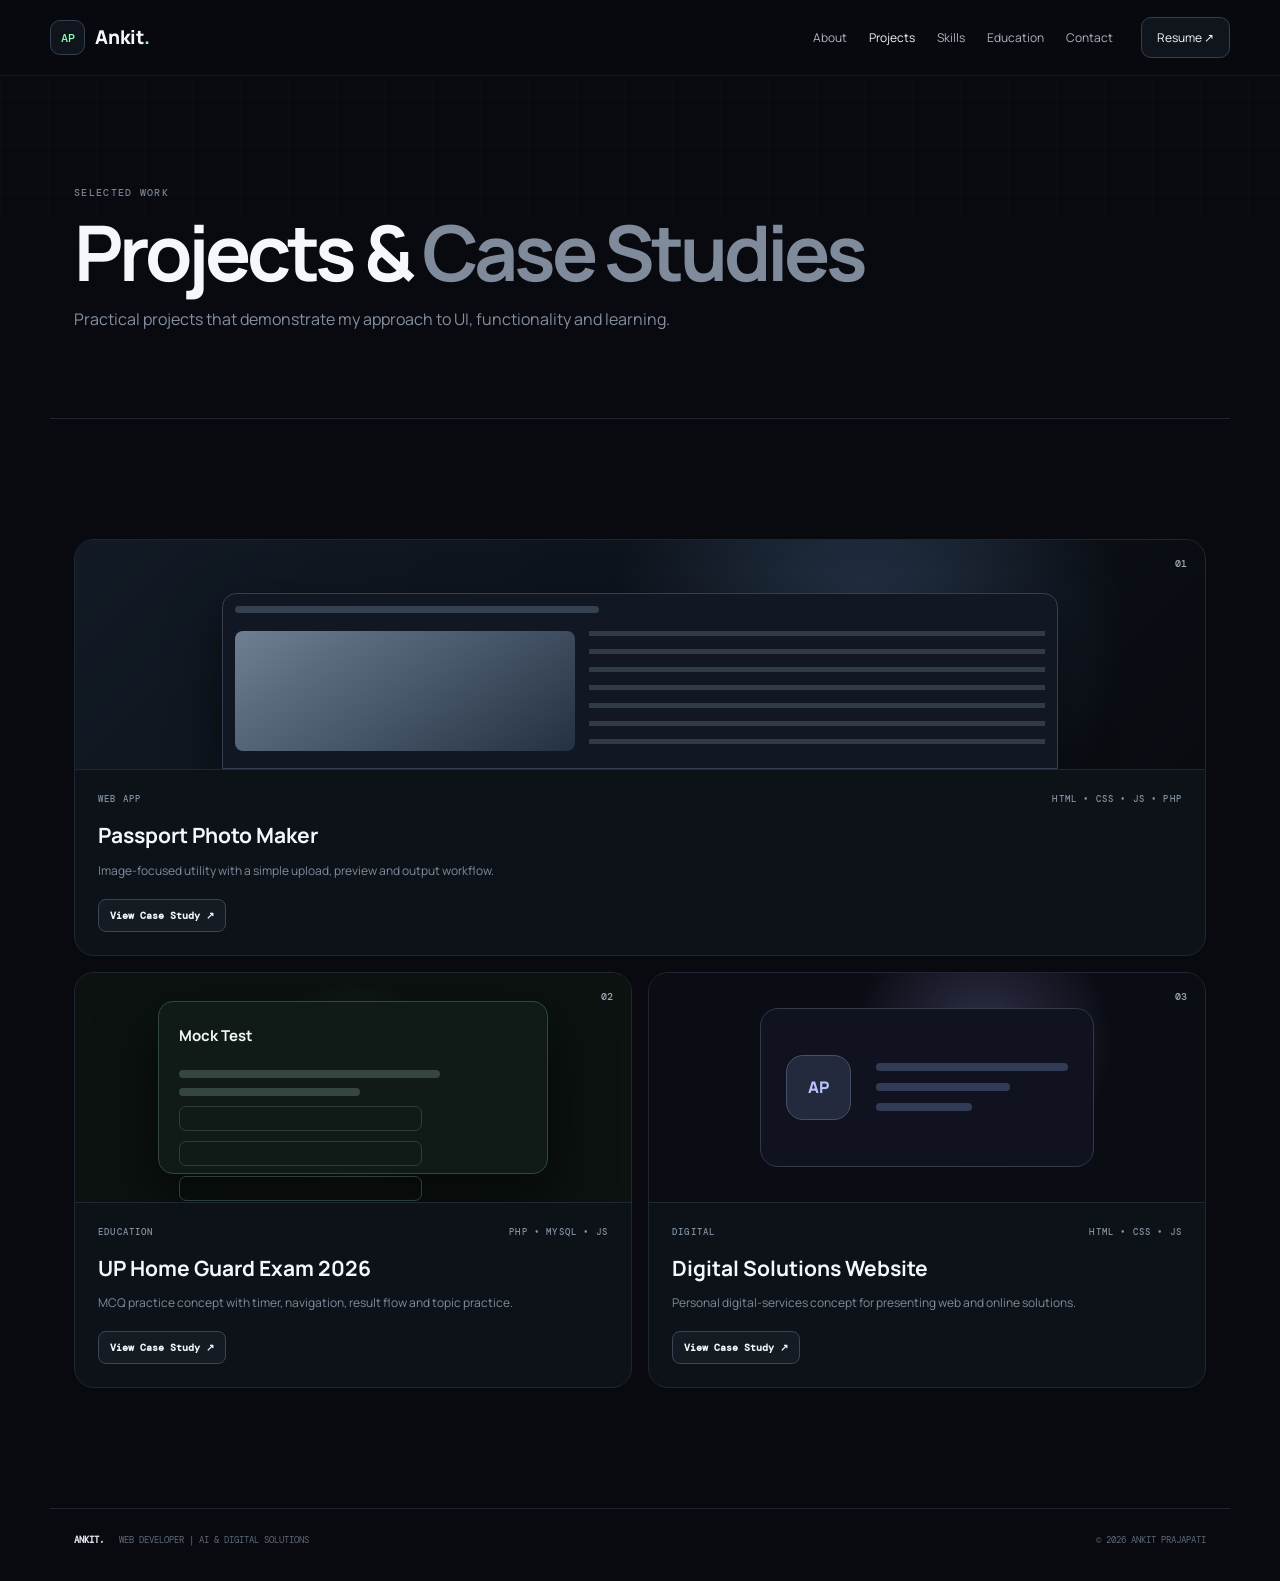
<file: projects.html>
<!DOCTYPE html>
<html lang="en"><head><meta charset="UTF-8"><meta name="viewport" content="width=device-width, initial-scale=1.0"><meta name="description" content="Selected web development projects by Ankit Prajapati."><title>Projects | Ankit Prajapati</title><link rel="stylesheet" href="assets/style.css"></head>
<body><header class="site-header"><a class="brand" href="index.html"><span class="brand-mark">AP</span><span>Ankit<span class="accent">.</span></span></a><button class="menu-toggle" aria-label="Open menu"><span></span><span></span><span></span></button><nav class="nav"><a href="index.html#about">About</a><a class="active" href="projects.html">Projects</a><a href="index.html#skills">Skills</a><a href="index.html#education">Education</a><a href="index.html#contact">Contact</a></nav><a class="nav-cta" href="resume.html">Resume ↗</a></header>
<main><section class="page-hero"><p class="kicker">SELECTED WORK</p><h1>Projects & <em>Case Studies</em></h1><p>Practical projects that demonstrate my approach to UI, functionality and learning.</p></section>
<section class="section section-pad"><div class="project-grid project-grid-page">
<article class="project-card"><div class="project-visual pv-passport"><span>01</span><div class="mock-browser"><div class="mock-bar"></div><div class="mock-content"><div class="mock-photo"></div><div class="mock-lines"></div></div></div></div><div class="project-info"><div class="project-meta"><span>WEB APP</span><span>HTML • CSS • JS • PHP</span></div><h3>Passport Photo Maker</h3><p>Image-focused utility with a simple upload, preview and output workflow.</p><div class="card-actions"><a class="small-btn" href="project-passport.html">View Case Study ↗</a></div></div></article>
<article class="project-card"><div class="project-visual pv-exam"><span>02</span><div class="exam-ui"><b>Mock Test</b><div class="qline"></div><div class="qline short"></div><i></i><i></i><i></i></div></div><div class="project-info"><div class="project-meta"><span>EDUCATION</span><span>PHP • MYSQL • JS</span></div><h3>UP Home Guard Exam 2026</h3><p>MCQ practice concept with timer, navigation, result flow and topic practice.</p><div class="card-actions"><a class="small-btn" href="project-homeguard.html">View Case Study ↗</a></div></div></article>
<article class="project-card"><div class="project-visual pv-digital"><span>03</span><div class="digital-ui"><div class="digital-logo">AP</div><div class="digital-bars"><i></i><i></i><i></i></div></div></div><div class="project-info"><div class="project-meta"><span>DIGITAL</span><span>HTML • CSS • JS</span></div><h3>Digital Solutions Website</h3><p>Personal digital-services concept for presenting web and online solutions.</p><div class="card-actions"><a class="small-btn" href="project-digital.html">View Case Study ↗</a></div></div></article>
</div></section></main><footer class="footer"><div><strong>Ankit<span class="accent">.</span></strong><span>Web Developer | AI & Digital Solutions</span></div><div>© <span id="year"></span> Ankit Prajapati</div></footer><script src="assets/script.js"></script></body></html>
</file>
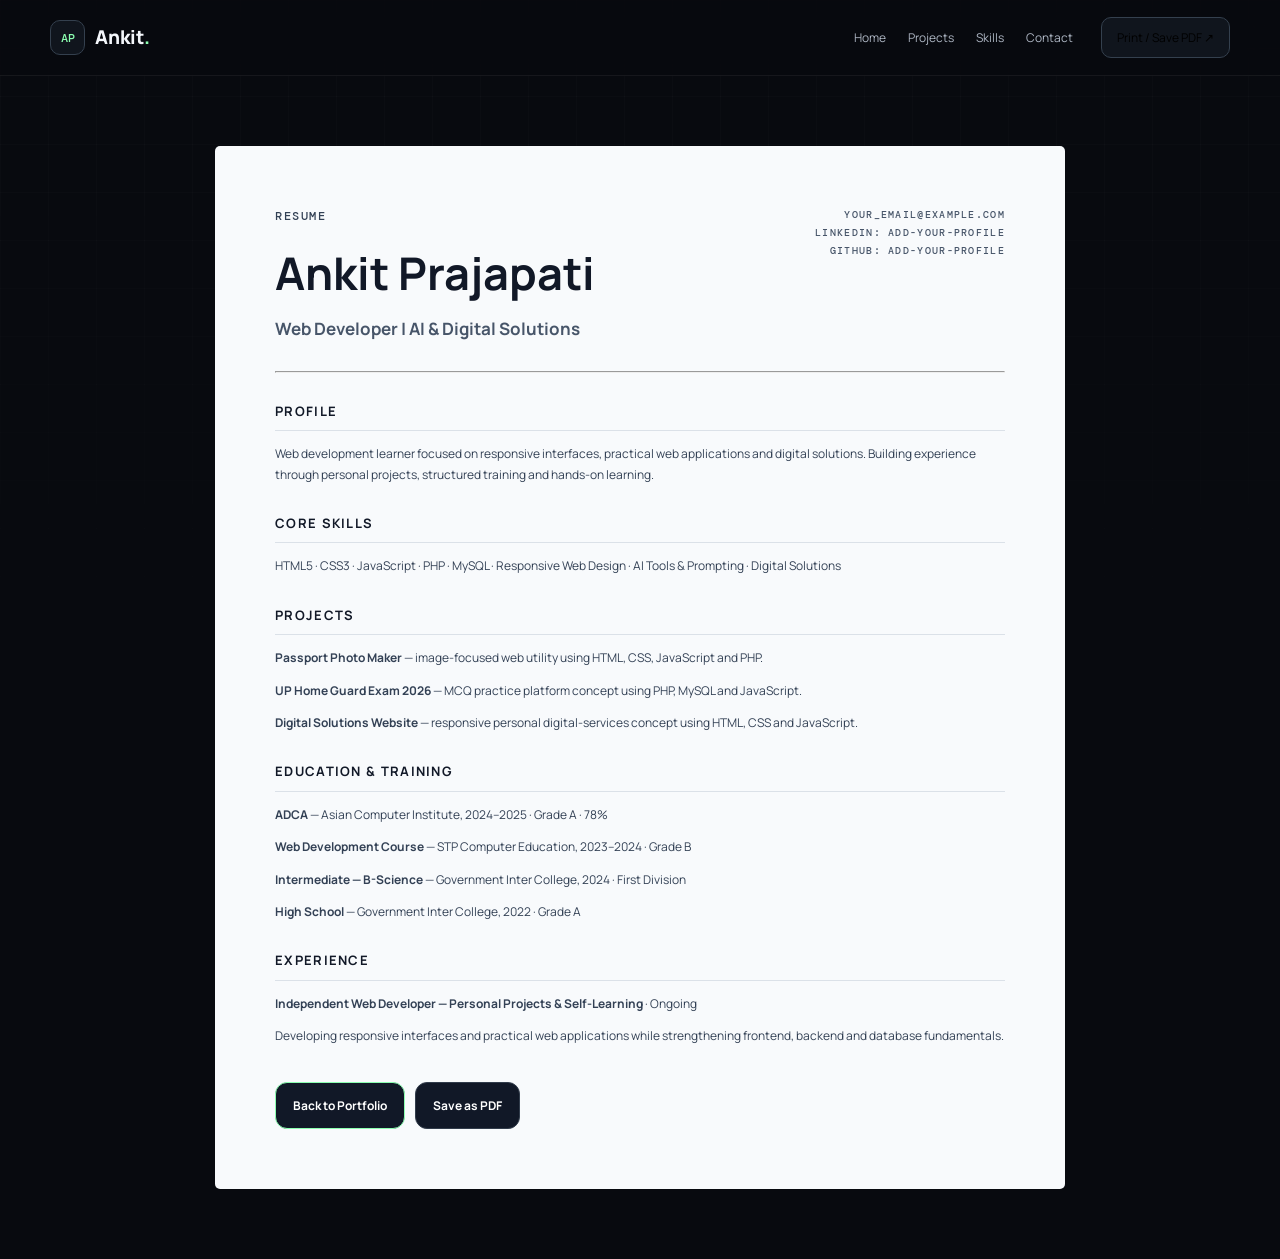
<file: resume.html>
<!DOCTYPE html><html lang="en"><head><meta charset="UTF-8"><meta name="viewport" content="width=device-width, initial-scale=1.0"><title>Resume | Ankit Prajapati</title><link rel="stylesheet" href="assets/style.css"></head><body><header class="site-header"><a class="brand" href="index.html"><span class="brand-mark">AP</span><span>Ankit<span class="accent">.</span></span></a><nav class="nav desktop-nav"><a href="index.html">Home</a><a href="projects.html">Projects</a><a href="index.html#skills">Skills</a><a href="index.html#contact">Contact</a></nav><button class="nav-cta print-btn" onclick="window.print()">Print / Save PDF ↗</button></header><main><section class="resume-page"><div class="resume-head"><div><p class="kicker">RESUME</p><h1>Ankit Prajapati</h1><h2>Web Developer | AI & Digital Solutions</h2></div><div class="resume-contact">YOUR_EMAIL@example.com<br>LinkedIn: add-your-profile<br>GitHub: add-your-profile</div></div><hr><h3>Profile</h3><p>Web development learner focused on responsive interfaces, practical web applications and digital solutions. Building experience through personal projects, structured training and hands-on learning.</p><h3>Core Skills</h3><p>HTML5 · CSS3 · JavaScript · PHP · MySQL · Responsive Web Design · AI Tools & Prompting · Digital Solutions</p><h3>Projects</h3><p><strong>Passport Photo Maker</strong> — image-focused web utility using HTML, CSS, JavaScript and PHP.</p><p><strong>UP Home Guard Exam 2026</strong> — MCQ practice platform concept using PHP, MySQL and JavaScript.</p><p><strong>Digital Solutions Website</strong> — responsive personal digital-services concept using HTML, CSS and JavaScript.</p><h3>Education & Training</h3><p><strong>ADCA</strong> — Asian Computer Institute, 2024–2025 · Grade A · 78%</p><p><strong>Web Development Course</strong> — STP Computer Education, 2023–2024 · Grade B</p><p><strong>Intermediate — B-Science</strong> — Government Inter College, 2024 · First Division</p><p><strong>High School</strong> — Government Inter College, 2022 · Grade A</p><h3>Experience</h3><p><strong>Independent Web Developer — Personal Projects & Self-Learning</strong> · Ongoing</p><p>Developing responsive interfaces and practical web applications while strengthening frontend, backend and database fundamentals.</p><div class="resume-actions"><a class="btn btn-primary" href="index.html">Back to Portfolio</a><button class="btn btn-ghost" onclick="window.print()">Save as PDF</button></div></section></main><script>document.title='Ankit Prajapati — Resume';</script></body></html>
</file>
<file: assets/style.css>
@import url('https://fonts.googleapis.com/css2?family=DM+Mono:wght@400;500&family=Manrope:wght@400;500;600;700;800&display=swap');
:root{--bg:#080a0f;--surface:#0e1219;--surface2:#121720;--line:#202733;--text:#f4f7fb;--muted:#8e98a8;--accent:#8bffb0;--accent2:#67a7ff;--max:1180px;--radius:22px}
*{box-sizing:border-box}html{scroll-behavior:smooth}body{margin:0;background:var(--bg);color:var(--text);font-family:Manrope,Arial,sans-serif;line-height:1.65}body:before{content:"";position:fixed;inset:0;pointer-events:none;background-image:linear-gradient(rgba(255,255,255,.018) 1px,transparent 1px),linear-gradient(90deg,rgba(255,255,255,.018) 1px,transparent 1px);background-size:48px 48px;mask-image:linear-gradient(to bottom,black,transparent 80%);z-index:-2}.noise{position:fixed;inset:0;opacity:.025;pointer-events:none;z-index:20;background-image:url("data:image/svg+xml,%3Csvg viewBox='0 0 180 180' xmlns='http://www.w3.org/2000/svg'%3E%3Cfilter id='n'%3E%3CfeTurbulence type='fractalNoise' baseFrequency='.8' numOctaves='4' stitchTiles='stitch'/%3E%3C/filter%3E%3Crect width='100%25' height='100%25' filter='url(%23n)'/%3E%3C/svg%3E")}.accent{color:var(--accent)}a{color:inherit;text-decoration:none}button,input,textarea{font:inherit}.site-header{position:sticky;top:0;z-index:50;height:76px;display:flex;align-items:center;gap:28px;padding:0 max(24px,calc((100vw - var(--max))/2));background:rgba(8,10,15,.78);border-bottom:1px solid rgba(255,255,255,.06);backdrop-filter:blur(18px)}.brand{display:flex;align-items:center;gap:10px;font-weight:800;font-size:19px;white-space:nowrap}.brand-mark{width:35px;height:35px;border:1px solid #34404e;border-radius:10px;display:grid;place-items:center;font:500 12px "DM Mono";color:var(--accent);background:#10151d}.nav{display:flex;gap:22px;margin-left:auto}.nav a{font-size:12px;color:#aeb7c4;transition:.2s}.nav a:hover,.nav a.active{color:var(--text)}.nav-cta{font-size:12px;padding:10px 15px;border:1px solid #34404e;border-radius:10px;background:#10151d}.menu-toggle{display:none;background:none;border:0}.menu-toggle span{display:block;width:22px;height:2px;background:#fff;margin:5px}.section{position:relative}.hero{min-height:calc(100vh - 76px);max-width:var(--max);margin:auto;display:grid;grid-template-columns:1.05fr .95fr;align-items:center;gap:70px;padding:80px 24px}.hero-grid{position:absolute;inset:0;pointer-events:none;background:radial-gradient(circle at 78% 45%,rgba(103,167,255,.12),transparent 28%),radial-gradient(circle at 15% 25%,rgba(139,255,176,.08),transparent 25%)}.eyebrow,.kicker,.project-meta,.exp-type,.section-note,.resume-contact,.timeline-tag{font:500 10px "DM Mono";letter-spacing:.13em;text-transform:uppercase;color:#8290a2}.eyebrow{display:inline-flex;gap:8px;align-items:center;border:1px solid #28313d;background:#0e131a;border-radius:100px;padding:8px 12px}.pulse{width:6px;height:6px;background:var(--accent);border-radius:50%;box-shadow:0 0 0 5px rgba(139,255,176,.08)}h1,h2,h3,p{margin-top:0}.hero h1{font-size:clamp(46px,6.2vw,82px);line-height:1.02;letter-spacing:-.055em;margin:26px 0 24px}.gradient-text{background:linear-gradient(110deg,#fff 25%,#9ec6ff 62%,#8bffb0);-webkit-background-clip:text;background-clip:text;color:transparent}.role{color:#e5e9ef}.hero-sub{font-size:16px;color:#a3adbc;max-width:630px}.hero-actions{display:flex;gap:12px;margin:30px 0}.btn{display:inline-flex;align-items:center;justify-content:center;gap:14px;border:1px solid #313c4b;border-radius:12px;padding:13px 17px;font-weight:700;font-size:12px;cursor:pointer}.btn-primary{color:#07100a;background:var(--accent);border-color:var(--accent)}.btn-ghost{background:#10151d;color:#eaf0f5}.hero-stack{display:flex;gap:9px;flex-wrap:wrap}.hero-stack span,.tags span,.case-tags span,.stack-list span{font:500 10px "DM Mono";border:1px solid #29323e;border-radius:7px;padding:5px 8px;color:#9ba6b5;background:#0d1218}.hero-card-wrap{position:relative;min-height:480px;display:grid;place-items:center}.profile-card{width:min(100%,500px);padding:15px;border:1px solid #293340;border-radius:24px;background:linear-gradient(145deg,#10151d,#090c11);box-shadow:0 35px 80px rgba(0,0,0,.45);transform:rotate(1.5deg)}.profile-top,.profile-bottom{display:flex;align-items:center;gap:8px;padding:5px 7px 12px;font:500 10px "DM Mono";color:#758294}.profile-bottom{padding:12px 7px 5px}.profile-bottom span:nth-child(1){color:var(--accent);margin-right:auto}.status-dot{width:7px;height:7px;border-radius:50%;background:var(--accent)}.code-window{border:1px solid #222c37;border-radius:15px;background:#080b10;overflow:hidden}.code-dots{display:flex;gap:5px;padding:12px;border-bottom:1px solid #1b232d}.code-dots i{width:7px;height:7px;border-radius:50%;background:#313b49}.code-window pre{padding:25px 20px;margin:0;overflow:auto;font:12px/2 "DM Mono";color:#bac4d1}.c-key{color:#8cb8ff}.c-str{color:#9be7ad}.orbit{position:absolute;border:1px solid rgba(103,167,255,.18);border-radius:50%;width:460px;height:460px}.orbit-b{width:330px;height:330px;border-color:rgba(139,255,176,.12);transform:rotate(25deg)}.trust-strip{border-block:1px solid var(--line);padding:16px 24px;display:flex;justify-content:center;gap:45px;flex-wrap:wrap;color:#596473;font:500 9px "DM Mono";letter-spacing:.16em}.section-pad{max-width:var(--max);margin:auto;padding:120px 24px}.alt{max-width:none;padding-inline:max(24px,calc((100vw - var(--max))/2));background:#0b0f15;border-block:1px solid rgba(255,255,255,.035)}.section-heading{display:flex;gap:22px;align-items:flex-start;margin-bottom:55px}.section-no{font:500 11px "DM Mono";color:var(--accent);padding-top:9px}.kicker{margin-bottom:10px;color:#758293}.section-heading h2{font-size:clamp(32px,4vw,54px);line-height:1.05;letter-spacing:-.045em;margin:0}.section-heading h2 em,.page-hero em{font-style:normal;color:#7f8a9a}.text-link{margin-left:auto;margin-top:8px;color:#b8c2ce;font:500 11px "DM Mono"}.about-grid{display:grid;grid-template-columns:1.2fr .8fr;gap:70px}.about-copy{color:#919bab}.lead{font-size:21px;line-height:1.55;color:#dce2e9}.about-copy p{max-width:700px}.mini-stats{display:flex;gap:45px;margin-top:35px}.mini-stats div{display:flex;flex-direction:column}.mini-stats strong{font-size:26px;color:#fff}.mini-stats span{font:10px "DM Mono";color:#687383;text-transform:uppercase}.about-panel{border:1px solid var(--line);border-radius:var(--radius);background:#0d1219;padding:10px}.panel-line{display:flex;justify-content:space-between;gap:20px;padding:18px 14px;border-bottom:1px solid #1d2631}.panel-line:last-child{border:0}.panel-line span{font:10px "DM Mono";color:#6f7a8a;text-transform:uppercase}.panel-line strong{font-size:12px;text-align:right}.skills-grid{display:grid;grid-template-columns:repeat(4,1fr);gap:14px}.skill-card{padding:25px;border:1px solid var(--line);background:#0e131a;border-radius:18px}.skill-icon{display:grid;place-items:center;width:40px;height:40px;border:1px solid #2c3745;border-radius:10px;color:var(--accent);font:600 12px "DM Mono";margin-bottom:25px}.skill-card h3{font-size:16px}.skill-card p{font-size:12px;color:#8792a2;min-height:78px}.tags{display:flex;gap:6px;flex-wrap:wrap}.skill-card small{display:block;margin-top:13px;color:#626d7d;font-size:9px}.project-grid{display:grid;grid-template-columns:1.2fr .8fr;gap:16px}.project-card{border:1px solid var(--line);background:#0d1219;border-radius:20px;overflow:hidden}.project-card.featured{grid-row:span 2}.project-visual{height:230px;position:relative;overflow:hidden;border-bottom:1px solid var(--line);padding:22px}.featured .project-visual{height:290px}.project-visual>span{font:500 10px "DM Mono";color:#a0adbc;position:absolute;right:18px;top:17px}.pv-passport{background:radial-gradient(circle at 70% 40%,#26354a,transparent 32%),linear-gradient(135deg,#121a25,#080b10)}.pv-exam{background:radial-gradient(circle at 50% 50%,#243d35,transparent 35%),#0b1210}.pv-digital{background:radial-gradient(circle at 60% 30%,#30324a,transparent 35%),#0b0d15}.mock-browser{position:absolute;left:13%;right:13%;top:23%;bottom:0;background:#111823;border:1px solid #34404f;border-radius:14px 14px 0 0;box-shadow:0 20px 50px #0008;padding:12px}.mock-bar{height:7px;width:45%;background:#344151;border-radius:20px;margin-bottom:18px}.mock-content{display:flex;gap:14px}.mock-photo{width:42%;height:120px;background:linear-gradient(145deg,#6e7f94,#243142);border-radius:8px}.mock-lines{flex:1;background:repeating-linear-gradient(to bottom,#303b4a 0 5px,transparent 5px 18px)}.exam-ui{position:absolute;inset:28px 15%;border:1px solid #33463f;border-radius:15px;background:#101a16;padding:20px;box-shadow:0 25px 60px #0008}.exam-ui b{font-size:15px}.qline{height:8px;background:#34463e;width:75%;margin:22px 0 10px;border-radius:10px}.qline.short{width:52%;margin-top:8px}.exam-ui i{display:block;width:70%;height:25px;border:1px solid #2d4038;border-radius:7px;margin-top:10px}.digital-ui{position:absolute;inset:35px 20%;display:flex;align-items:center;gap:25px;border:1px solid #34384d;border-radius:18px;background:#10131f;padding:25px}.digital-logo{width:65px;height:65px;border-radius:17px;display:grid;place-items:center;background:#242a3e;border:1px solid #46506b;color:#b7c3ff;font-weight:800}.digital-bars{flex:1}.digital-bars i{display:block;height:8px;background:#333c56;margin:12px 0;border-radius:10px}.digital-bars i:nth-child(2){width:70%}.digital-bars i:nth-child(3){width:50%}.project-info{padding:23px}.project-meta{display:flex;justify-content:space-between;gap:10px;font-size:9px}.project-info h3{font-size:21px;margin:13px 0 8px}.project-info p{color:#818c9c;font-size:12px}.card-actions{display:flex;gap:8px;margin-top:18px}.small-btn{display:inline-flex;padding:9px 11px;border:1px solid #3a4655;border-radius:8px;font:600 10px "DM Mono";background:#151b23}.small-btn.ghost{background:transparent;color:#9ca8b7}.section-note{margin-top:18px;font-size:9px;color:#667181}.timeline{border-left:1px solid #2b3541;margin-left:12px}.timeline-item{display:grid;grid-template-columns:130px 1fr;gap:30px;padding:0 0 55px 30px;position:relative}.timeline-dot{position:absolute;left:-5px;top:5px;width:9px;height:9px;border:2px solid var(--accent);background:var(--bg);border-radius:50%}.time{font:500 10px "DM Mono";color:#667283}.timeline-item h3{margin:0 0 5px;font-size:17px}.timeline-item p{margin:0;color:#7f8a99;font-size:12px}.timeline-tag{display:inline-block;margin-top:12px;border:1px solid #28323e;padding:4px 7px;font-size:8px}.cert-grid{display:grid;grid-template-columns:1fr 1fr;gap:14px}.cert-card{display:flex;gap:18px;padding:25px;border:1px solid var(--line);border-radius:18px;background:#0e131a}.cert-badge{width:50px;height:50px;border:1px solid #344252;border-radius:12px;display:grid;place-items:center;color:var(--accent);font:600 11px "DM Mono";flex:none}.cert-card span{font:9px "DM Mono";color:#697687}.cert-card h3{font-size:15px;margin:5px 0}.cert-card p{font-size:11px;color:#788494;margin:0}.experience-card{border:1px solid var(--line);background:#0d1219;border-radius:20px}.exp-top{display:flex;gap:18px;padding:27px;border-bottom:1px solid var(--line)}.exp-icon{width:45px;height:45px;border:1px solid #354251;border-radius:11px;display:grid;place-items:center;color:var(--accent)}.exp-type{display:block;font-size:8px;margin-bottom:5px}.exp-top h3{font-size:18px;margin:0}.exp-top p{font-size:11px;color:#687586;margin:4px 0}.exp-body{padding:25px}.exp-body p{color:#8c97a6;font-size:13px}.exp-points{display:flex;flex-wrap:wrap;gap:8px}.exp-points span{font:500 9px "DM Mono";padding:7px 9px;border:1px solid #28323d;border-radius:7px;color:#8f9aaa}.contact-section{max-width:var(--max);margin:auto;padding:120px 24px 130px}.contact-grid{display:grid;grid-template-columns:1fr 1fr;gap:80px}.contact-list{display:grid;gap:10px;margin-top:35px}.contact-list a{display:flex;gap:15px;align-items:center;padding:13px;border:1px solid #202a35;border-radius:12px;background:#0c1117}.contact-list a>span{width:32px;height:32px;border:1px solid #33404e;border-radius:8px;display:grid;place-items:center;color:var(--accent);font:600 11px "DM Mono"}.contact-list small{display:block;color:#657182;font:9px "DM Mono";text-transform:uppercase}.contact-list strong{font-size:12px}.contact-form{display:grid;gap:14px}.contact-form label{font:500 10px "DM Mono";color:#7d8998;text-transform:uppercase}.contact-form input,.contact-form textarea{display:block;width:100%;margin-top:7px;border:1px solid #293441;background:#0d1219;border-radius:10px;padding:13px;color:#fff;outline:0}.contact-form textarea{resize:vertical}.contact-form input:focus,.contact-form textarea:focus{border-color:#58708c}.form-note{color:#596576;font-size:9px}.footer{max-width:var(--max);margin:auto;padding:25px 24px 35px;border-top:1px solid var(--line);display:flex;justify-content:space-between;gap:20px;color:#5f6a79;font:9px "DM Mono";text-transform:uppercase}.footer div:first-child{display:flex;gap:15px}.footer strong{color:#dce2e9}.whatsapp-float{position:fixed;right:22px;bottom:22px;width:52px;height:52px;border-radius:50%;display:grid;place-items:center;background:#25d366;color:#07120b;font-size:25px;z-index:40;box-shadow:0 12px 35px #0008}.page-hero{max-width:var(--max);margin:auto;padding:110px 24px 70px;border-bottom:1px solid var(--line)}.page-hero h1{font-size:clamp(45px,6vw,78px);line-height:1;letter-spacing:-.055em;margin:15px 0}.page-hero>p:last-child{color:#8490a0;max-width:600px}.project-grid-page{grid-template-columns:repeat(2,1fr)}.project-grid-page .project-card:first-child{grid-column:span 2}.case-hero{max-width:var(--max);margin:auto;padding:80px 24px 70px}.back-link{font:500 10px "DM Mono";color:#768395}.case-label{margin-top:55px;font:500 10px "DM Mono";color:var(--accent);text-transform:uppercase}.case-hero h1{font-size:clamp(48px,7vw,86px);line-height:.98;letter-spacing:-.06em;margin:15px 0}.case-hero>p{max-width:700px;color:#929dac;font-size:17px}.case-tags{display:flex;gap:7px;flex-wrap:wrap;margin-top:25px}.case-body{max-width:var(--max);margin:auto;padding:40px 24px 120px;display:grid;grid-template-columns:1fr 300px;gap:70px}.case-block{padding:50px 0;border-top:1px solid var(--line)}.case-block h2{font-size:26px;line-height:1.35;max-width:780px}.demo-placeholder{min-height:330px;border:1px dashed #354151;border-radius:18px;background:radial-gradient(circle at 50% 40%,rgba(103,167,255,.08),transparent 35%),#0c1117;display:grid;place-items:center;text-align:center;padding:25px}.demo-icon{font-size:25px;color:var(--accent)}.demo-placeholder h3{margin:10px 0 5px}.demo-placeholder p{font-size:11px;color:#788494;max-width:450px}.feature-list{list-style:none;padding:0;display:grid;grid-template-columns:1fr 1fr;gap:10px;color:#a2adba;font-size:13px}.sticky-card{position:sticky;top:100px;border:1px solid var(--line);border-radius:18px;background:#0d1219;padding:22px}.sticky-card strong{display:block;font-size:13px;margin:5px 0}.sticky-card hr{border:0;border-top:1px solid var(--line);margin:20px 0}.stack-list{display:flex;gap:6px;flex-wrap:wrap;margin-top:12px}.full{width:100%}.resume-page{max-width:850px;margin:70px auto;padding:60px;background:#f8fafc;color:#111827;border-radius:5px}.resume-page h1{font-size:45px;margin:0}.resume-page h2{font-size:17px;color:#475569;margin:4px 0 20px}.resume-page h3{font-size:13px;text-transform:uppercase;letter-spacing:.1em;border-bottom:1px solid #dbe1e8;padding-bottom:8px;margin-top:28px}.resume-page p{font-size:12px;line-height:1.7;color:#334155}.resume-head{display:flex;justify-content:space-between;gap:20px}.resume-contact{text-align:right;color:#475569;line-height:1.8}.resume-actions{display:flex;gap:10px;margin-top:35px}.resume-page .btn{background:#111827;color:#fff}.resume-page .btn-primary{background:#111827}.reveal{opacity:0;transform:translateY(18px);animation:rise .8s ease forwards}.delay-1{animation-delay:.08s}.delay-2{animation-delay:.16s}@keyframes rise{to{opacity:1;transform:none}}@media (max-width:900px){.nav{gap:13px}.skills-grid{grid-template-columns:1fr 1fr}.hero{grid-template-columns:1fr;min-height:auto}.hero-card-wrap{min-height:420px}.about-grid,.contact-grid,.case-body{grid-template-columns:1fr}.project-grid{grid-template-columns:1fr}.project-card.featured{grid-row:auto}.cert-grid{grid-template-columns:1fr}.case-aside{order:-1}.sticky-card{position:relative;top:auto}.desktop-nav{display:none}}@media (max-width:700px){.site-header{height:68px;padding:0 18px}.nav{position:absolute;top:68px;left:0;right:0;background:#090c11;border-bottom:1px solid var(--line);display:none;flex-direction:column;padding:18px}.nav.open{display:flex}.nav-cta{margin-left:auto}.menu-toggle{display:block;order:2}.site-header .nav-cta{order:3}.site-header .brand{order:1}.site-header .nav{order:4}.hero{padding:65px 18px 80px}.hero h1{font-size:46px}.hero-card-wrap{min-height:350px}.orbit{width:320px;height:320px}.profile-card{transform:none}.section-pad,.contact-section{padding:85px 18px}.alt{padding-inline:18px}.section-heading{margin-bottom:38px}.section-heading h2{font-size:36px}.about-grid{gap:35px}.mini-stats{gap:20px}.skills-grid{grid-template-columns:1fr}.project-visual,.featured .project-visual{height:220px}.project-grid-page .project-card:first-child{grid-column:auto}.timeline-item{grid-template-columns:1fr;gap:8px}.contact-grid{gap:45px}.footer{margin:0 18px;padding-inline:0;flex-direction:column}.whatsapp-float{width:48px;height:48px;right:15px;bottom:15px}.case-hero{padding:60px 18px}.case-body{padding:20px 18px 80px}.feature-list{grid-template-columns:1fr}.resume-page{margin:20px 12px;padding:30px 22px}.resume-head{display:block}.resume-contact{text-align:left;margin-top:15px}.resume-page h1{font-size:36px}.resume-actions{flex-direction:column}}@media print{.site-header,.resume-actions{display:none!important}body{background:#fff}.resume-page{margin:0;padding:0;box-shadow:none}body:before{display:none}}
</file>
